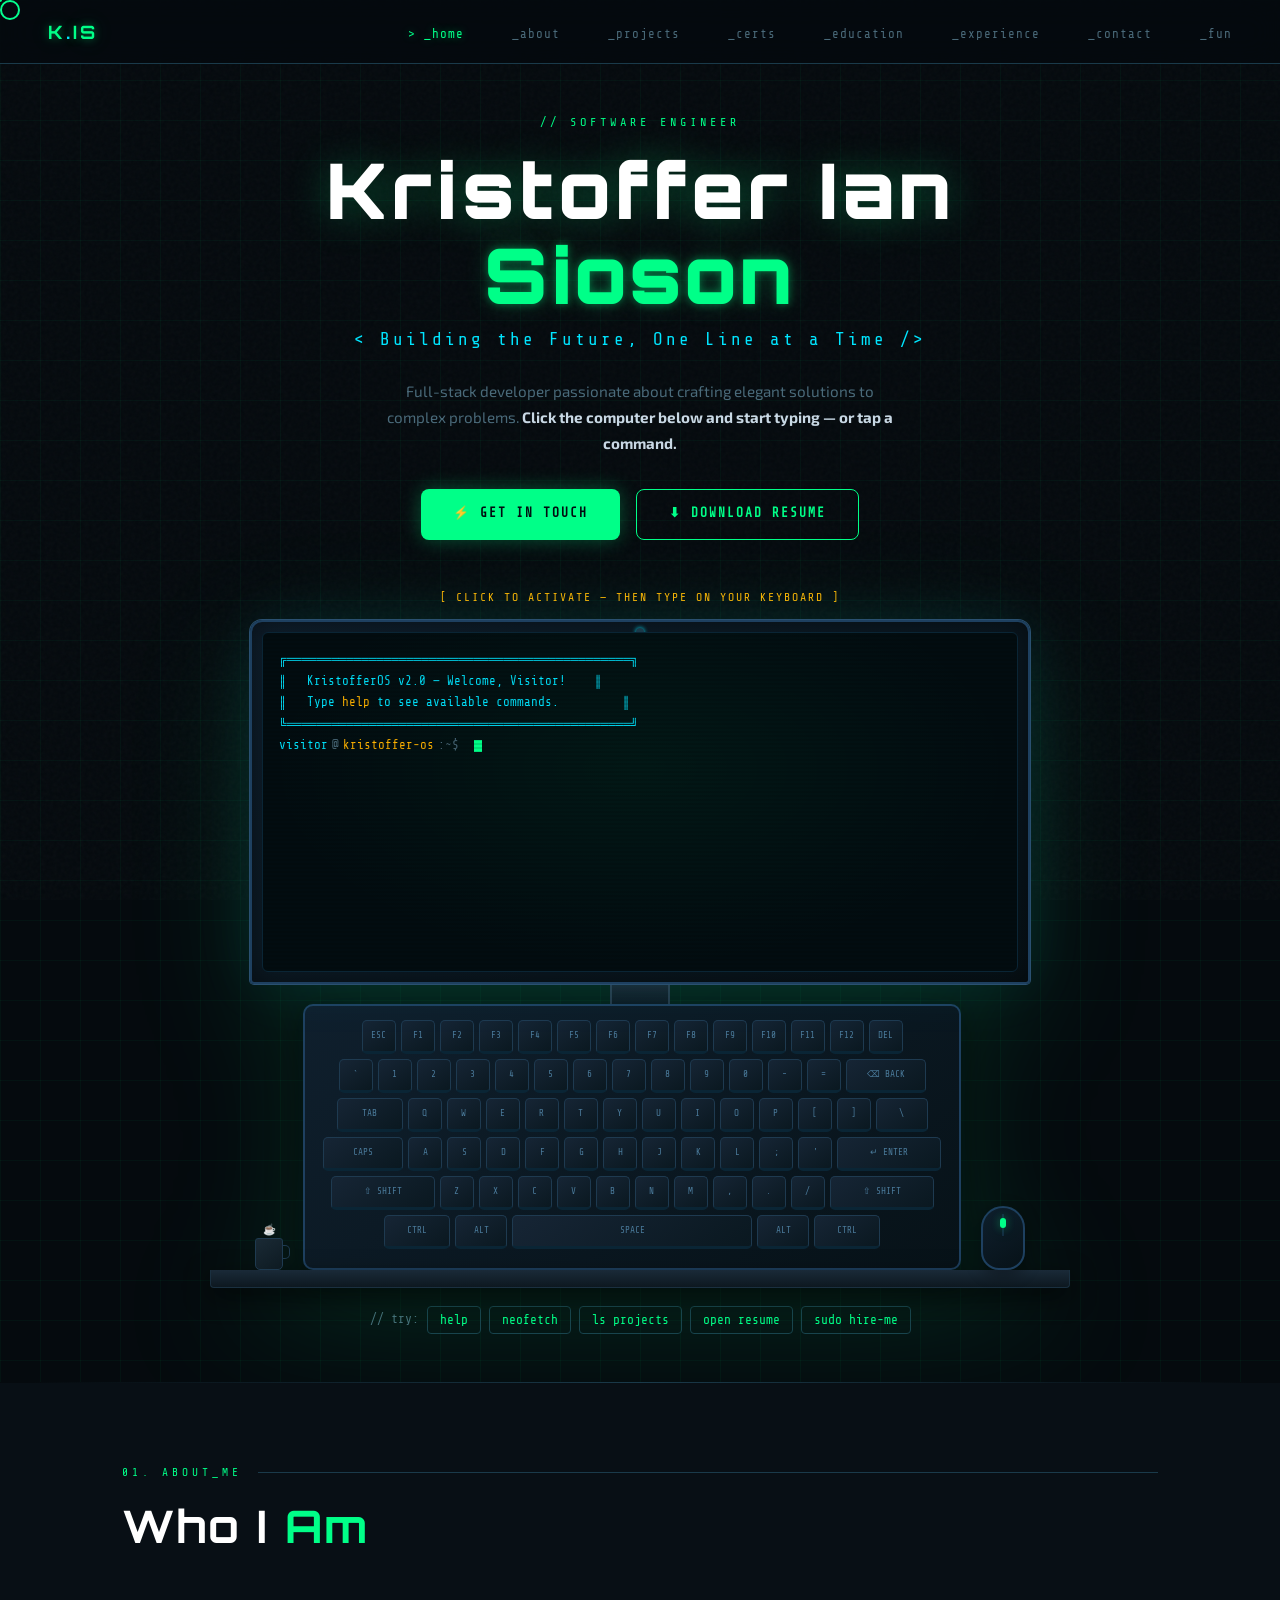
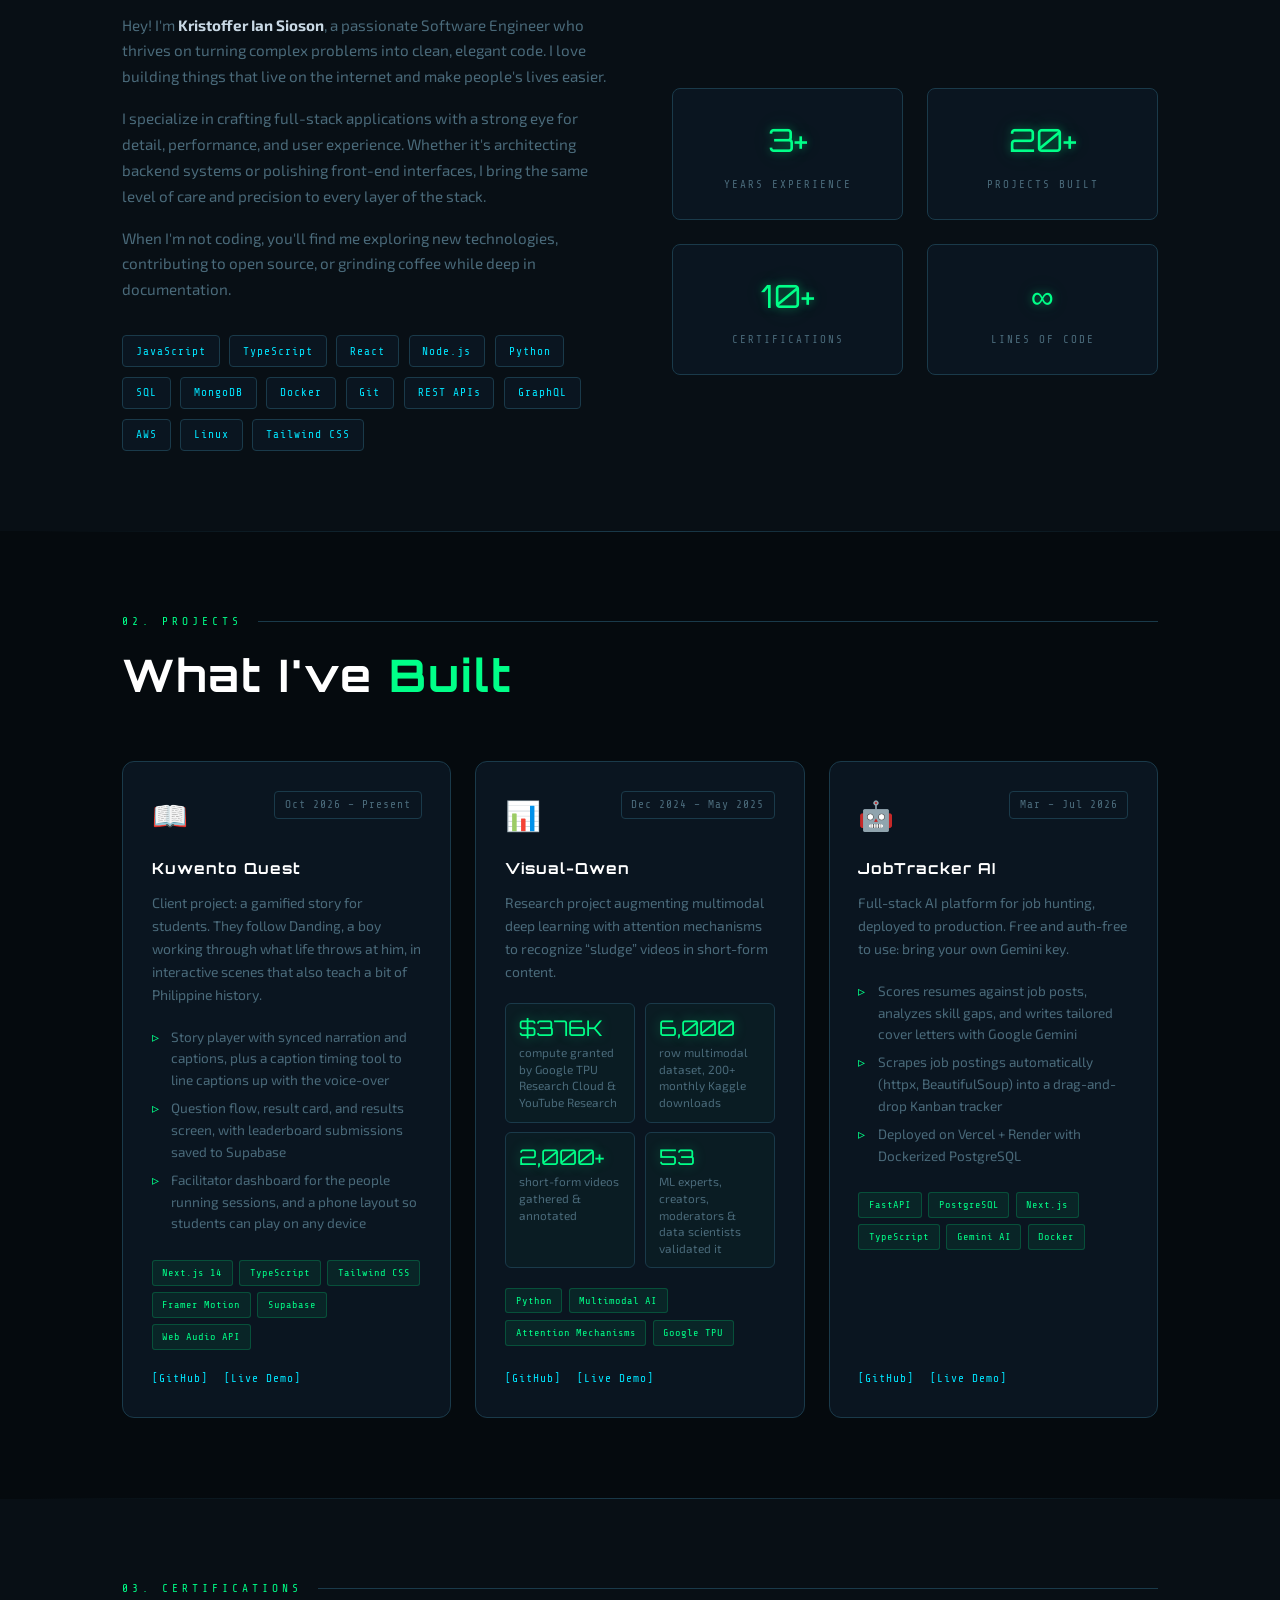
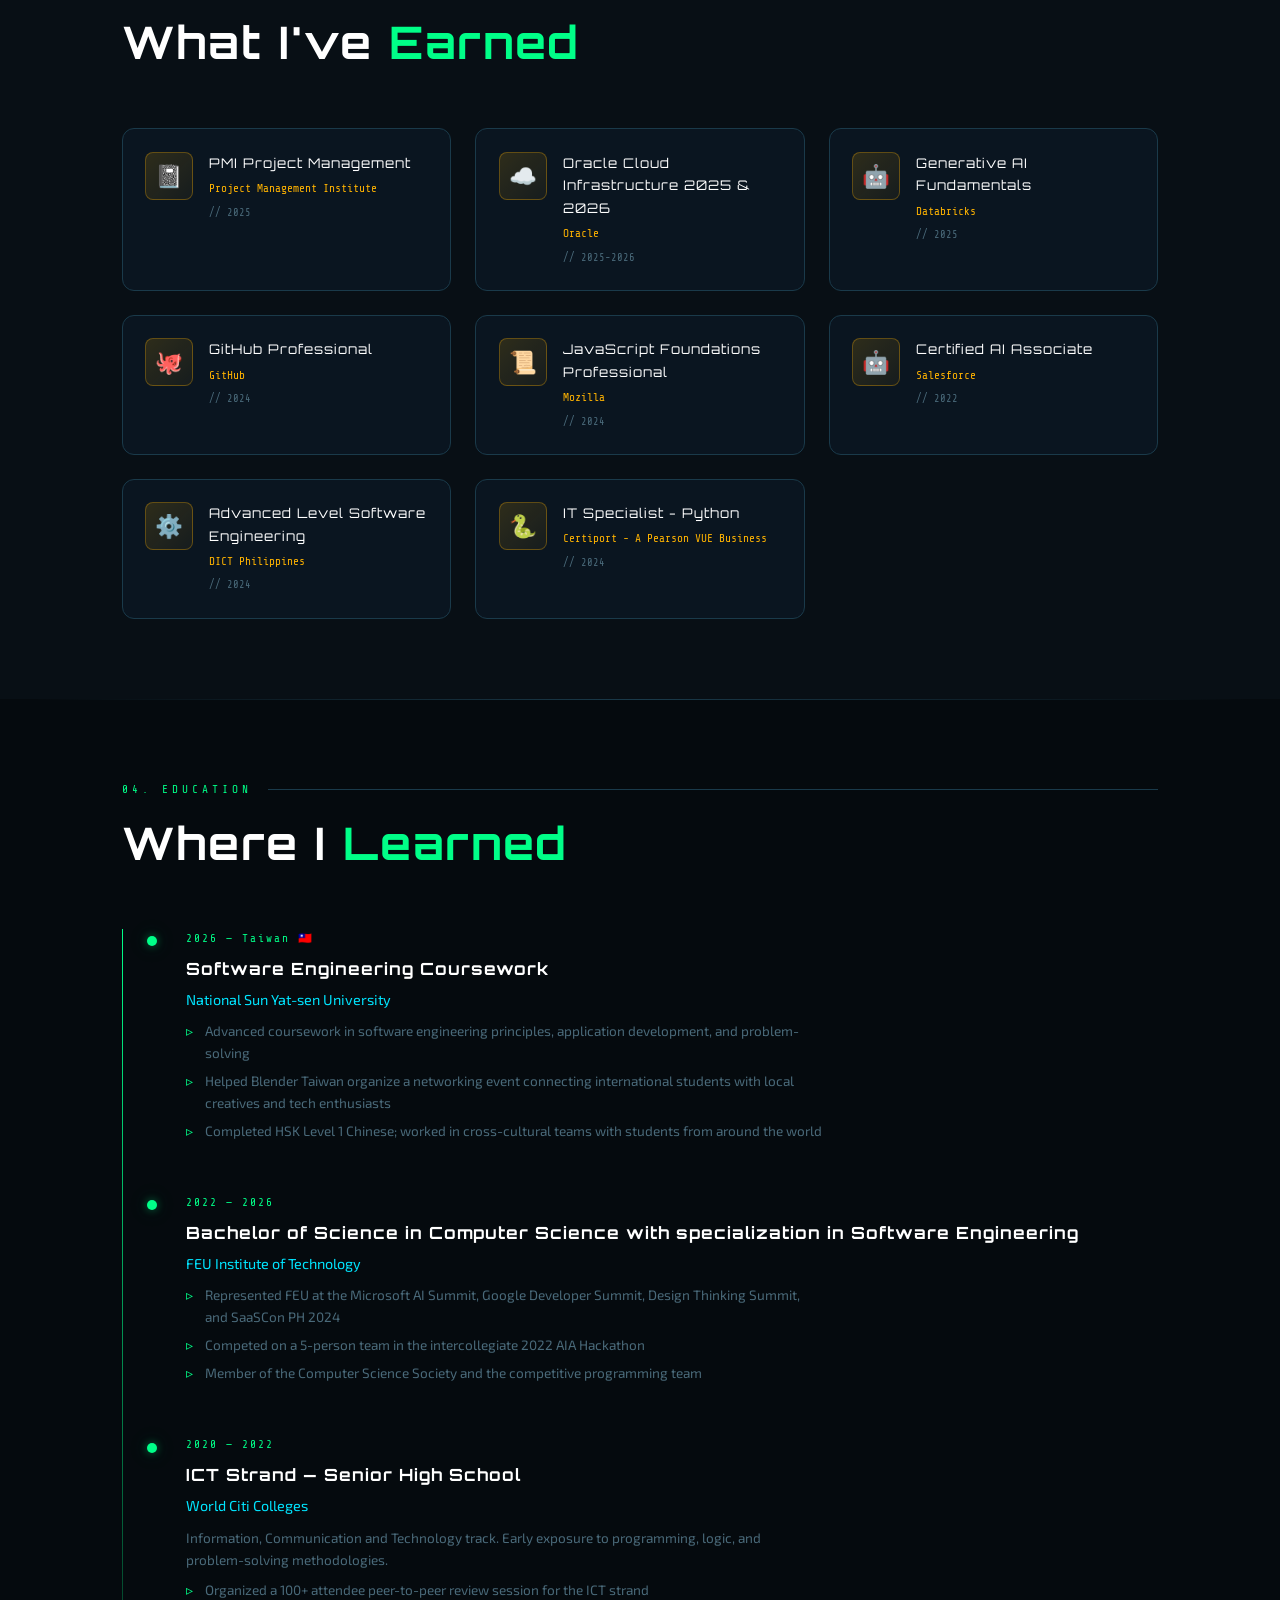
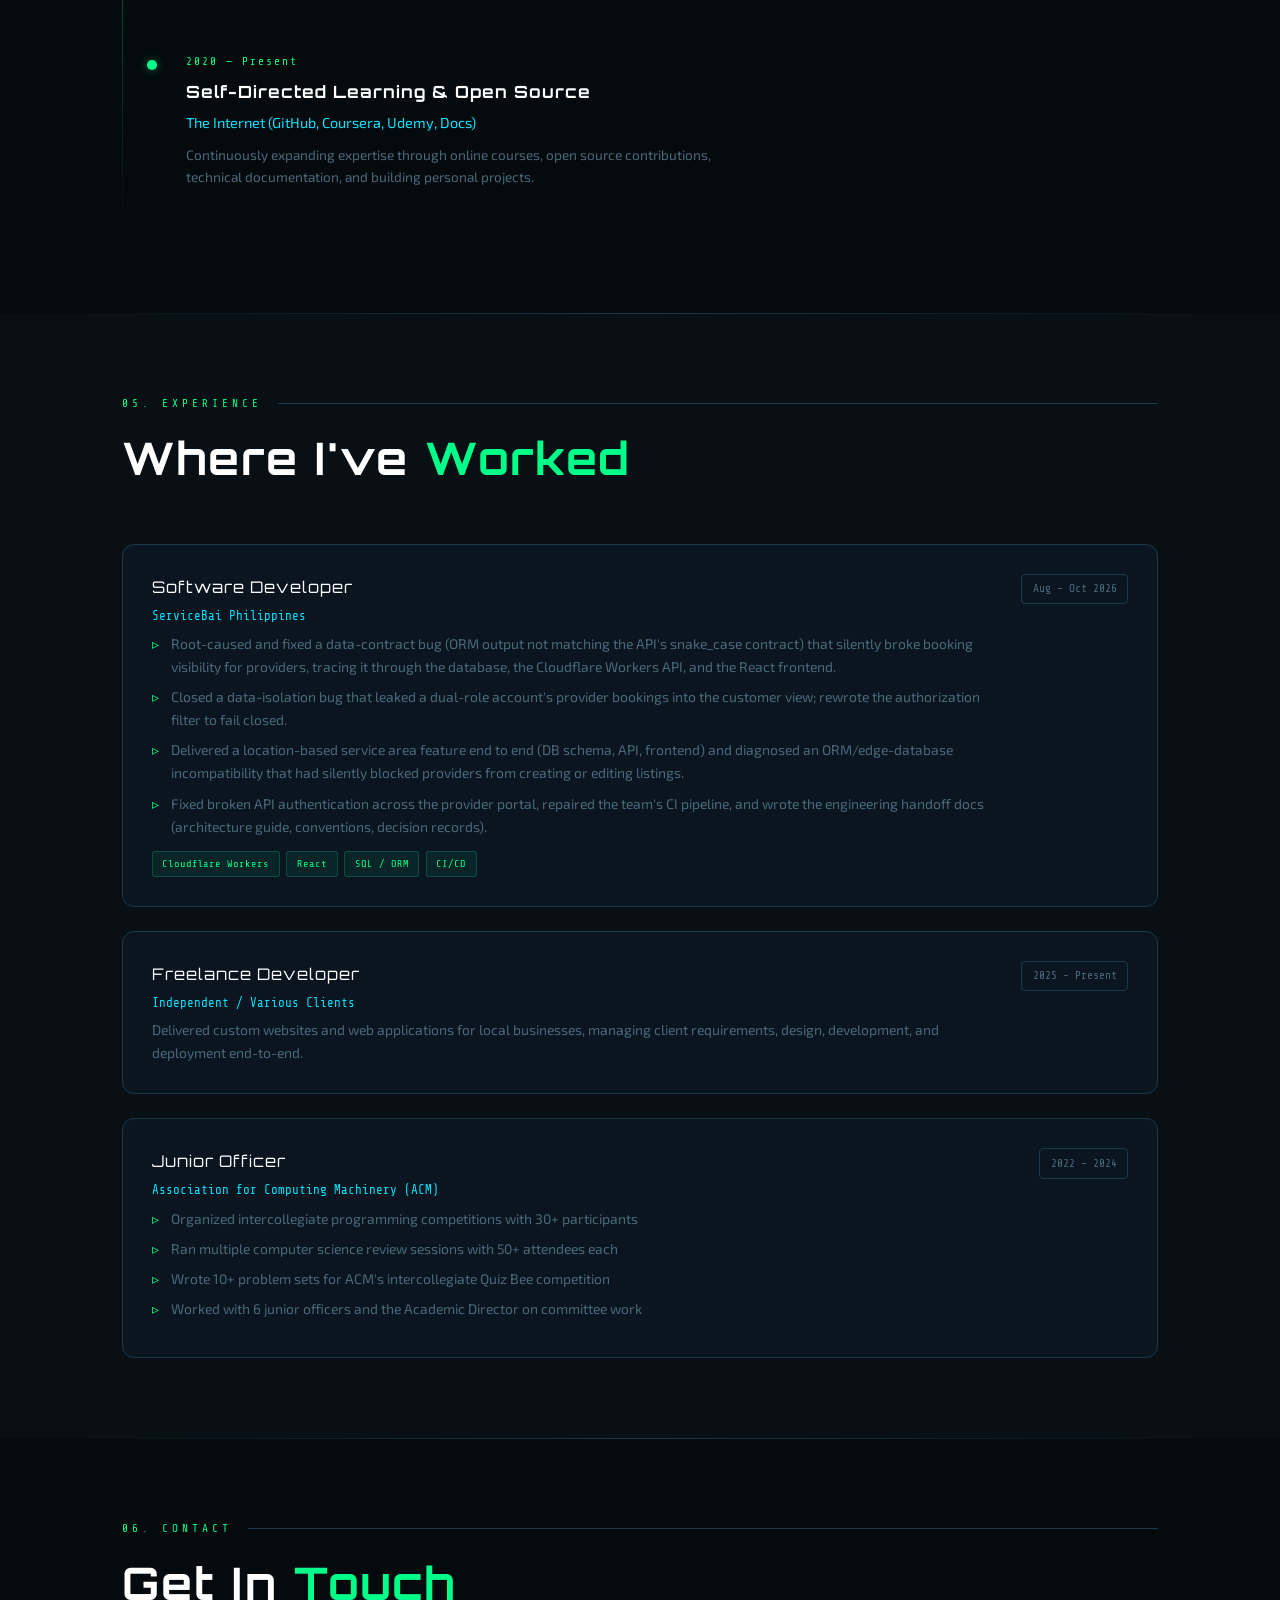
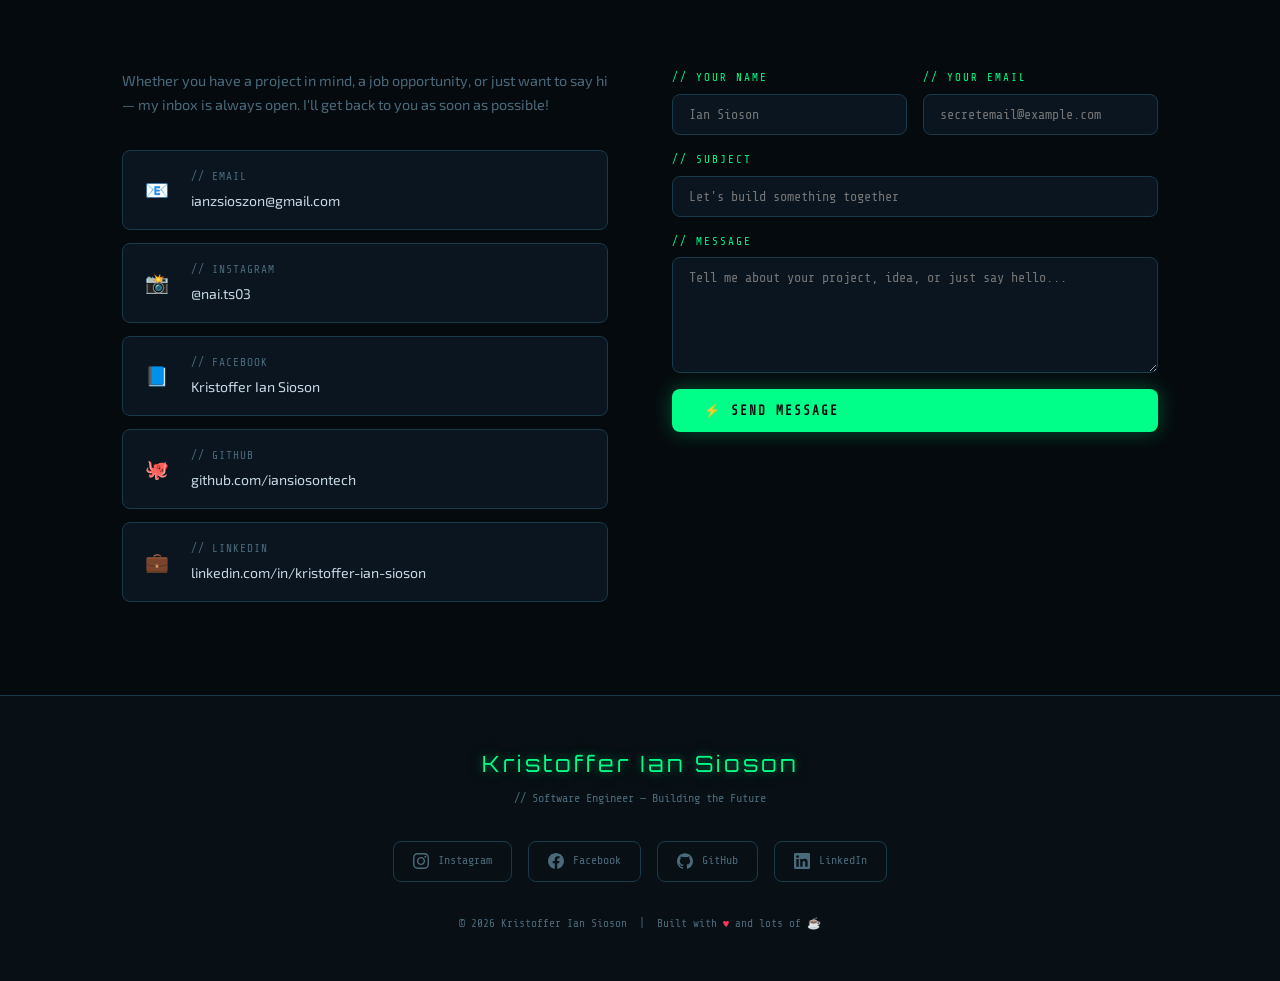
<file: index.html>
<!DOCTYPE html>
<html lang="en">
<head>
  <meta charset="UTF-8" />
  <meta name="viewport" content="width=device-width, initial-scale=1.0" />
  <title>Kristoffer Ian Sioson — Software Engineer</title>
  <meta name="description" content="Software engineer building full-stack and AI projects. Explore my work through an interactive terminal: projects, experience, and resume." />
  <link rel="canonical" href="https://kristofferian.vercel.app/" />

  <!-- Link previews (LinkedIn, Facebook, Messenger, Slack, X) -->
  <meta property="og:type" content="website" />
  <meta property="og:url" content="https://kristofferian.vercel.app/" />
  <meta property="og:title" content="Kristoffer Ian Sioson — Software Engineer" />
  <meta property="og:description" content="Software engineer building full-stack and AI projects. Explore my work through an interactive terminal: projects, experience, and resume." />
  <meta property="og:image" content="https://kristofferian.vercel.app/assets/og-image.png" />
  <meta property="og:image:width" content="1200" />
  <meta property="og:image:height" content="630" />
  <meta name="twitter:card" content="summary_large_image" />
  <meta name="twitter:title" content="Kristoffer Ian Sioson — Software Engineer" />
  <meta name="twitter:description" content="Software engineer building full-stack and AI projects. Explore my work through an interactive terminal: projects, experience, and resume." />
  <meta name="twitter:image" content="https://kristofferian.vercel.app/assets/og-image.png" />

  <!-- Google Fonts -->
  <link rel="preconnect" href="https://fonts.googleapis.com" />
  <link rel="preconnect" href="https://fonts.gstatic.com" crossorigin />
  <link href="https://fonts.googleapis.com/css2?family=Share+Tech+Mono&family=Orbitron:wght@400;700;900&family=Exo+2:wght@300;400;600&display=swap" rel="stylesheet" />

  <!-- Stylesheets -->
  <link rel="stylesheet" href="css/style.css" />
</head>
<body>

  <!-- ─── Custom Cursor ───────────────────────────────── -->
  <div id="cursor"></div>
  <div id="cursor-dot"></div>

  <!-- ═══════════════════════════════════════════════════
       NAVIGATION
  ════════════════════════════════════════════════════ -->
  <nav id="navbar">
    <div class="nav-logo">K<span>.</span>IS</div>
    <button class="nav-toggle" id="navToggle" aria-label="Toggle menu">
      <span></span><span></span><span></span>
    </button>
    <ul class="nav-links" id="navLinks">
      <li><a href="#hero">_home</a></li>
      <li><a href="#about">_about</a></li>
      <li><a href="#projects">_projects</a></li>
      <li><a href="#certifications">_certs</a></li>
      <li><a href="#education">_education</a></li>
      <li><a href="#experience">_experience</a></li>
      <li><a href="#contact">_contact</a></li>
      <li><a href="games.html">_fun</a></li>
    </ul>
  </nav>

  <!-- ═══════════════════════════════════════════════════
       HERO — Interactive Computer Setup
  ════════════════════════════════════════════════════ -->
  <section id="hero">
    <div class="hero-grid-bg"></div>

    <div class="hero-content">
      <div class="hero-tag">// Software Engineer</div>
      <h1 class="hero-name">Kristoffer Ian<br /><span class="highlight">Sioson</span></h1>
      <p class="hero-title">&lt; Building the Future, One Line at a Time /&gt;</p>
      <p class="hero-desc">
        Full-stack developer passionate about crafting elegant solutions to complex problems.
        <strong>Click the computer below and start typing — or tap a command.</strong>
      </p>
      <div class="hero-actions">
        <a href="#contact" class="btn btn-primary">⚡ Get In Touch</a>
        <a href="assets/Sioson_Resume.pdf" class="btn btn-outline" id="resumeBtn" download>⬇ Download Resume</a>
      </div>
    </div>

    <!-- ── Interactive Computer ──────────────────────── -->
    <div class="computer-wrapper" id="computerWrapper">
      <div class="click-hint">[ CLICK TO ACTIVATE — THEN TYPE ON YOUR KEYBOARD ]</div>

      <div class="desk">

        <!-- Monitor -->
        <div class="monitor-frame">
          <div class="monitor-screen">
            <div id="terminal"></div>
          </div>
        </div>
        <div class="monitor-stand-neck"></div>
        <div class="monitor-stand-base"></div>

        <!-- Accessories row -->
        <div class="desk-accessories">
          <div class="coffee-mug"></div>

          <!-- Keyboard -->
          <div class="keyboard" id="visualKeyboard">
            <div class="kb-row">
              <div class="key" data-key="Escape">ESC</div>
              <div class="key" data-key="F1">F1</div><div class="key" data-key="F2">F2</div>
              <div class="key" data-key="F3">F3</div><div class="key" data-key="F4">F4</div>
              <div class="key" data-key="F5">F5</div><div class="key" data-key="F6">F6</div>
              <div class="key" data-key="F7">F7</div><div class="key" data-key="F8">F8</div>
              <div class="key" data-key="F9">F9</div><div class="key" data-key="F10">F10</div>
              <div class="key" data-key="F11">F11</div><div class="key" data-key="F12">F12</div>
              <div class="key" data-key="Delete">DEL</div>
            </div>
            <div class="kb-row">
              <div class="key" data-key="`">`</div>
              <div class="key" data-key="1">1</div><div class="key" data-key="2">2</div>
              <div class="key" data-key="3">3</div><div class="key" data-key="4">4</div>
              <div class="key" data-key="5">5</div><div class="key" data-key="6">6</div>
              <div class="key" data-key="7">7</div><div class="key" data-key="8">8</div>
              <div class="key" data-key="9">9</div><div class="key" data-key="0">0</div>
              <div class="key" data-key="-">-</div><div class="key" data-key="=">=</div>
              <div class="key wide-22" data-key="Backspace">⌫ BACK</div>
            </div>
            <div class="kb-row">
              <div class="key wide-18" data-key="Tab">TAB</div>
              <div class="key" data-key="q">Q</div><div class="key" data-key="w">W</div>
              <div class="key" data-key="e">E</div><div class="key" data-key="r">R</div>
              <div class="key" data-key="t">T</div><div class="key" data-key="y">Y</div>
              <div class="key" data-key="u">U</div><div class="key" data-key="i">I</div>
              <div class="key" data-key="o">O</div><div class="key" data-key="p">P</div>
              <div class="key" data-key="[">[</div><div class="key" data-key="]">]</div>
              <div class="key wide-15" data-key="\">\</div>
            </div>
            <div class="kb-row">
              <div class="key wide-22" data-key="CapsLock">CAPS</div>
              <div class="key" data-key="a">A</div><div class="key" data-key="s">S</div>
              <div class="key" data-key="d">D</div><div class="key" data-key="f">F</div>
              <div class="key" data-key="g">G</div><div class="key" data-key="h">H</div>
              <div class="key" data-key="j">J</div><div class="key" data-key="k">K</div>
              <div class="key" data-key="l">L</div><div class="key" data-key=";">;</div>
              <div class="key" data-key="'">'</div>
              <div class="key wide-28" data-key="Enter">↵ ENTER</div>
            </div>
            <div class="kb-row">
              <div class="key wide-28" data-key="Shift">⇧ SHIFT</div>
              <div class="key" data-key="z">Z</div><div class="key" data-key="x">X</div>
              <div class="key" data-key="c">C</div><div class="key" data-key="v">V</div>
              <div class="key" data-key="b">B</div><div class="key" data-key="n">N</div>
              <div class="key" data-key="m">M</div><div class="key" data-key=",">,</div>
              <div class="key" data-key=".">.</div><div class="key" data-key="/">/</div>
              <div class="key wide-28" data-key="Shift">⇧ SHIFT</div>
            </div>
            <div class="kb-row">
              <div class="key wide-18" data-key="Control">CTRL</div>
              <div class="key wide-15" data-key="Alt">ALT</div>
              <div class="key key-space" data-key=" ">SPACE</div>
              <div class="key wide-15" data-key="Alt">ALT</div>
              <div class="key wide-18" data-key="Control">CTRL</div>
            </div>
          </div>

          <!-- Mouse -->
          <div class="mouse"></div>
        </div><!-- /desk-accessories -->

        <div class="desk-surface"></div>
      </div><!-- /desk -->

      <!-- Quick commands (for visitors who'd rather click, and for phones) -->
      <div class="term-chips" aria-label="Quick terminal commands">
        <span class="term-chips-label">// try:</span>
        <button type="button" class="term-chip" data-cmd="help">help</button>
        <button type="button" class="term-chip" data-cmd="neofetch">neofetch</button>
        <button type="button" class="term-chip" data-cmd="ls projects">ls projects</button>
        <button type="button" class="term-chip" data-cmd="open resume">open resume</button>
        <button type="button" class="term-chip" data-cmd="sudo hire-me">sudo hire-me</button>
      </div>
    </div><!-- /computer-wrapper -->
  </section>

  <div class="divider"></div>

  <!-- ═══════════════════════════════════════════════════
       ABOUT
  ════════════════════════════════════════════════════ -->
  <section id="about">
    <div class="section-inner">
      <div class="section-label reveal">01. about_me</div>
      <h2 class="section-title reveal">Who I <span>Am</span></h2>

      <div class="about-grid">
        <div class="about-text reveal">
          <p>Hey! I'm <strong>Kristoffer Ian Sioson</strong>, a passionate Software Engineer who thrives on turning complex problems into clean, elegant code. I love building things that live on the internet and make people's lives easier.</p>
          <p>I specialize in crafting full-stack applications with a strong eye for detail, performance, and user experience. Whether it's architecting backend systems or polishing front-end interfaces, I bring the same level of care and precision to every layer of the stack.</p>
          <p>When I'm not coding, you'll find me exploring new technologies, contributing to open source, or grinding coffee while deep in documentation.</p>

          <div class="skills-list">
            <span class="skill-tag">JavaScript</span>
            <span class="skill-tag">TypeScript</span>
            <span class="skill-tag">React</span>
            <span class="skill-tag">Node.js</span>
            <span class="skill-tag">Python</span>
            <span class="skill-tag">SQL</span>
            <span class="skill-tag">MongoDB</span>
            <span class="skill-tag">Docker</span>
            <span class="skill-tag">Git</span>
            <span class="skill-tag">REST APIs</span>
            <span class="skill-tag">GraphQL</span>
            <span class="skill-tag">AWS</span>
            <span class="skill-tag">Linux</span>
            <span class="skill-tag">Tailwind CSS</span>
          </div>
        </div>

        <div class="about-stats reveal reveal-delay-2">
          <div class="stat-card"><span class="stat-num">3+</span><span class="stat-label">Years Experience</span></div>
          <div class="stat-card"><span class="stat-num">20+</span><span class="stat-label">Projects Built</span></div>
          <div class="stat-card"><span class="stat-num">10+</span><span class="stat-label">Certifications</span></div>
          <div class="stat-card"><span class="stat-num">∞</span><span class="stat-label">Lines of Code</span></div>
        </div>
      </div>
    </div>
  </section>

  <div class="divider"></div>

  <!-- ═══════════════════════════════════════════════════
       PROJECTS
  ════════════════════════════════════════════════════ -->
  <section id="projects">
    <div class="section-inner">
      <div class="section-label reveal">02. projects</div>
      <h2 class="section-title reveal">What I've <span>Built</span></h2>

      <div class="projects-grid">

        <!-- Hidden until it has a real repo / demo link:
        <article class="project-card reveal">
          <div class="project-icon">🛒</div>
          <h3 class="project-title">E-Commerce Platform</h3>
          <p class="project-desc">A full-stack online store with real-time inventory management, secure payment processing, and an intuitive admin dashboard.</p>
          <div class="project-tags">
            <span class="project-tag">React</span><span class="project-tag">Node.js</span>
            <span class="project-tag">MongoDB</span><span class="project-tag">Stripe</span>
          </div>
          <div class="project-links">
            <a class="project-link" href="javascript:void(0)" target="_blank">[GitHub]</a>
            <a class="project-link" href="javascript:void(0)" target="_blank">[Live Demo]</a>
          </div>
        </article> -->

        <article class="project-card reveal">
          <div class="project-head">
            <div class="project-icon">📖</div>
            <span class="project-date">Oct 2026 – Present</span>
          </div>
          <h3 class="project-title">Kuwento Quest</h3>
          <p class="project-desc">Client project: a gamified story for students. They follow Danding, a boy working through what life throws at him, in interactive scenes that also teach a bit of Philippine history.</p>
          <ul class="project-points">
            <li>Story player with synced narration and captions, plus a caption timing tool to line captions up with the voice-over</li>
            <li>Question flow, result card, and results screen, with leaderboard submissions saved to Supabase</li>
            <li>Facilitator dashboard for the people running sessions, and a phone layout so students can play on any device</li>
          </ul>
          <div class="project-tags">
            <span class="project-tag">Next.js 14</span><span class="project-tag">TypeScript</span>
            <span class="project-tag">Tailwind CSS</span><span class="project-tag">Framer Motion</span>
            <span class="project-tag">Supabase</span><span class="project-tag">Web Audio API</span>
          </div>
          <div class="project-links">
            <a class="project-link" href="https://github.com/iansiosontech/kultura" target="_blank" rel="noopener">[GitHub]</a>
            <a class="project-link" href="https://kuwentoquest.vercel.app/" target="_blank" rel="noopener">[Live Demo]</a>
          </div>
        </article>
        <article class="project-card reveal reveal-delay-1">
          <div class="project-head">
            <div class="project-icon">📊</div>
            <span class="project-date">Dec 2024 – May 2025</span>
          </div>
          <h3 class="project-title">Visual-Qwen</h3>
          <p class="project-desc">Research project augmenting multimodal deep learning with attention mechanisms to recognize “sludge” videos in short-form content.</p>
          <div class="project-stats">
            <div class="project-stat"><span class="project-stat-num">$376K</span><span class="project-stat-label">compute granted by Google TPU Research Cloud &amp; YouTube Research</span></div>
            <div class="project-stat"><span class="project-stat-num">6,000</span><span class="project-stat-label">row multimodal dataset, 200+ monthly Kaggle downloads</span></div>
            <div class="project-stat"><span class="project-stat-num">2,000+</span><span class="project-stat-label">short-form videos gathered &amp; annotated</span></div>
            <div class="project-stat"><span class="project-stat-num">53</span><span class="project-stat-label">ML experts, creators, moderators &amp; data scientists validated it</span></div>
          </div>
          <div class="project-tags">
            <span class="project-tag">Python</span><span class="project-tag">Multimodal AI</span>
            <span class="project-tag">Attention Mechanisms</span><span class="project-tag">Google TPU</span>
          </div>
          <div class="project-links">
            <a class="project-link" href="https://github.com/alpharomercoma/vqwen-qformer" target="_blank" rel="noopener">[GitHub]</a>
            <a class="project-link" href="https://micromarc.vercel.app/#home" target="_blank" rel="noopener">[Live Demo]</a>
          </div>
        </article>

        <article class="project-card reveal reveal-delay-2">
          <div class="project-head">
            <div class="project-icon">🤖</div>
            <span class="project-date">Mar – Jul 2026</span>
          </div>
          <h3 class="project-title">JobTracker AI</h3>
          <p class="project-desc">Full-stack AI platform for job hunting, deployed to production. Free and auth-free to use: bring your own Gemini key.</p>
          <ul class="project-points">
            <li>Scores resumes against job posts, analyzes skill gaps, and writes tailored cover letters with Google Gemini</li>
            <li>Scrapes job postings automatically (httpx, BeautifulSoup) into a drag-and-drop Kanban tracker</li>
            <li>Deployed on Vercel + Render with Dockerized PostgreSQL</li>
          </ul>
          <div class="project-tags">
            <span class="project-tag">FastAPI</span><span class="project-tag">PostgreSQL</span>
            <span class="project-tag">Next.js</span><span class="project-tag">TypeScript</span>
            <span class="project-tag">Gemini AI</span><span class="project-tag">Docker</span>
          </div>
          <div class="project-links">
            <a class="project-link" href="https://github.com/iansiosontech/Job-Application-Tracker" target="_blank" rel="noopener">[GitHub]</a>
            <a class="project-link" href="https://kits-jobtracker.vercel.app" target="_blank" rel="noopener">[Live Demo]</a>
          </div>
        </article>

        <!--<article class="project-card reveal">
          <div class="project-icon">📱</div>
          <h3 class="project-title">Task Management App</h3>
          <p class="project-desc">Collaborative project management tool with drag-and-drop kanban boards, team workspaces, and deadline tracking.</p>
          <div class="project-tags">
            <span class="project-tag">React Native</span><span class="project-tag">GraphQL</span>
            <span class="project-tag">Apollo</span><span class="project-tag">Firebase</span>
          </div>
          <div class="project-links">
            <a class="project-link" href="javascript:void(0)" target="_blank">[GitHub]</a>
            <a class="project-link" href="javascript:void(0)" target="_blank">[Live Demo]</a>
          </div>
        </article>

        <article class="project-card reveal reveal-delay-1">
          <div class="project-icon">🔐</div>
          <h3 class="project-title">Auth Microservice</h3>
          <p class="project-desc">Secure, scalable authentication service with OAuth2, JWT refresh tokens, RBAC, and audit logging built for microservices.</p>
          <div class="project-tags">
            <span class="project-tag">Node.js</span><span class="project-tag">JWT</span>
            <span class="project-tag">OAuth2</span><span class="project-tag">Docker</span>
          </div>
          <div class="project-links">
            <a class="project-link" href="javascript:void(0)" target="_blank">[GitHub]</a>
            <a class="project-link" href="javascript:void(0)" target="_blank">[Live Demo]</a>
          </div>
        </article>

        <article class="project-card reveal reveal-delay-2">
          <div class="project-icon">🌐</div>
          <h3 class="project-title">Portfolio CMS</h3>
          <p class="project-desc">Headless CMS with live preview, markdown support, image optimization, and a drag-and-drop page builder.</p>
          <div class="project-tags">
            <span class="project-tag">Next.js</span><span class="project-tag">Sanity</span>
            <span class="project-tag">Tailwind</span><span class="project-tag">Vercel</span>
          </div>
          <div class="project-links">
            <a class="project-link" href="javascript:void(0)" target="_blank">[GitHub]</a>
            <a class="project-link" href="javascript:void(0)" target="_blank">[Live Demo]</a>
          </div>
        </article> -->

      </div>
    </div>
  </section>

  <div class="divider"></div>

  <!-- ═══════════════════════════════════════════════════
       CERTIFICATIONS
  ════════════════════════════════════════════════════ -->
  <section id="certifications">
    <div class="section-inner">
      <div class="section-label reveal">03. certifications</div>
      <h2 class="section-title reveal">What I've <span>Earned</span></h2>

      <div class="certs-grid">
        <div class="cert-card reveal">
          <div class="cert-badge">📓</div>
          <div class="cert-info">
            <div class="cert-name">PMI Project Management</div>
            <div class="cert-issuer">Project Management Institute</div>
            <div class="cert-year">// 2025</div>
          </div>
        </div>
        <div class="cert-card reveal reveal-delay-1">
          <div class="cert-badge">☁️</div>
          <div class="cert-info">
            <div class="cert-name">Oracle Cloud Infrastructure 2025 & 2026</div>
            <div class="cert-issuer">Oracle</div>
            <div class="cert-year">// 2025-2026</div>
          </div>
        </div>
        <div class="cert-card reveal reveal-delay-2">
          <div class="cert-badge">🤖</div>
          <div class="cert-info">
            <div class="cert-name">Generative AI Fundamentals</div>
            <div class="cert-issuer">Databricks</div>
            <div class="cert-year">// 2025</div>
          </div>
        </div>
        <div class="cert-card reveal">
          <div class="cert-badge">🐙</div>
          <div class="cert-info">
            <div class="cert-name">GitHub Professional</div>
            <div class="cert-issuer">GitHub</div>
            <div class="cert-year">// 2024</div>
          </div>
        </div>
        <div class="cert-card reveal reveal-delay-1">
          <div class="cert-badge">📜</div>
          <div class="cert-info">
            <div class="cert-name">JavaScript Foundations Professional</div>
            <div class="cert-issuer">Mozilla</div>
            <div class="cert-year">// 2024</div>
          </div>
        </div>
        <div class="cert-card reveal reveal-delay-2">
          <div class="cert-badge">🤖</div>
          <div class="cert-info">
            <div class="cert-name">Certified AI Associate</div>
            <div class="cert-issuer">Salesforce</div>
            <div class="cert-year">// 2022</div>
          </div>
        </div>
        <div class="cert-card reveal reveal-delay-1">
          <div class="cert-badge">⚙️</div>
          <div class="cert-info">
            <div class="cert-name">Advanced Level Software Engineering</div>
            <div class="cert-issuer">DICT Philippines</div>
            <div class="cert-year">// 2024</div>
          </div>
        </div>
        <div class="cert-card reveal reveal-delay-2">
          <div class="cert-badge">🐍</div>
          <div class="cert-info">
            <div class="cert-name">IT Specialist - Python</div>
            <div class="cert-issuer">Certiport - A Pearson VUE Business</div>
            <div class="cert-year">// 2024</div>
          </div>
        </div>
      </div>
    </div>
  </section>

  <div class="divider"></div>

  <!-- ═══════════════════════════════════════════════════
       EDUCATION
  ════════════════════════════════════════════════════ -->
  <section id="education">
    <div class="section-inner">
      <div class="section-label reveal">04. education</div>
      <h2 class="section-title reveal">Where I <span>Learned</span></h2>

      <div class="edu-timeline">
        <div class="edu-item reveal">
          <div class="edu-year">2026 — Taiwan 🇹🇼</div>
          <h3 class="edu-degree">Software Engineering Coursework</h3>
          <div class="edu-school">National Sun Yat-sen University</div>
          <ul class="edu-points">
            <li>Advanced coursework in software engineering principles, application development, and problem-solving</li>
            <li>Helped Blender Taiwan organize a networking event connecting international students with local creatives and tech enthusiasts</li>
            <li>Completed HSK Level 1 Chinese; worked in cross-cultural teams with students from around the world</li>
          </ul>
        </div>
        <div class="edu-item reveal reveal-delay-1">
          <div class="edu-year">2022 — 2026</div>
          <h3 class="edu-degree">Bachelor of Science in Computer Science with specialization in Software Engineering</h3>
          <div class="edu-school">FEU Institute of Technology</div>
          <ul class="edu-points">
            <li>Represented FEU at the Microsoft AI Summit, Google Developer Summit, Design Thinking Summit, and SaaSCon PH 2024</li>
            <li>Competed on a 5-person team in the intercollegiate 2022 AIA Hackathon</li>
            <li>Member of the Computer Science Society and the competitive programming team</li>
          </ul>
        </div>
        <div class="edu-item reveal reveal-delay-2">
          <div class="edu-year">2020 — 2022</div>
          <h3 class="edu-degree">ICT Strand — Senior High School</h3>
          <div class="edu-school">World Citi Colleges</div>
          <p class="edu-desc">Information, Communication and Technology track. Early exposure to programming, logic, and problem-solving methodologies.</p>
          <ul class="edu-points">
            <li>Organized a 100+ attendee peer-to-peer review session for the ICT strand</li>
          </ul>
        </div>
        <div class="edu-item reveal reveal-delay-2">
          <div class="edu-year">2020 — Present</div>
          <h3 class="edu-degree">Self-Directed Learning &amp; Open Source</h3>
          <div class="edu-school">The Internet (GitHub, Coursera, Udemy, Docs)</div>
          <p class="edu-desc">Continuously expanding expertise through online courses, open source contributions, technical documentation, and building personal projects.</p>
        </div>
      </div>
    </div>
  </section>

  <div class="divider"></div>

  <!-- ═══════════════════════════════════════════════════
       EXPERIENCE
  ════════════════════════════════════════════════════ -->
  <section id="experience">
    <div class="section-inner">
      <div class="section-label reveal">05. experience</div>
      <h2 class="section-title reveal">Where I've <span>Worked</span></h2>

      <div class="exp-grid">
        <div class="exp-card reveal">
          <div class="exp-body">
            <div class="exp-role">Software Developer</div>
            <div class="exp-company">ServiceBai Philippines</div>
            <ul class="exp-points">
              <li>Root-caused and fixed a data-contract bug (ORM output not matching the API's snake_case contract) that silently broke booking visibility for providers, tracing it through the database, the Cloudflare Workers API, and the React frontend.</li>
              <li>Closed a data-isolation bug that leaked a dual-role account's provider bookings into the customer view; rewrote the authorization filter to fail closed.</li>
              <li>Delivered a location-based service area feature end to end (DB schema, API, frontend) and diagnosed an ORM/edge-database incompatibility that had silently blocked providers from creating or editing listings.</li>
              <li>Fixed broken API authentication across the provider portal, repaired the team's CI pipeline, and wrote the engineering handoff docs (architecture guide, conventions, decision records).</li>
            </ul>
            <div class="project-tags exp-tags">
              <span class="project-tag">Cloudflare Workers</span><span class="project-tag">React</span>
              <span class="project-tag">SQL / ORM</span><span class="project-tag">CI/CD</span>
            </div>
          </div>
          <div class="exp-period">Aug – Oct 2026</div>
        </div>
        <div class="exp-card reveal reveal-delay-1">
          <div class="exp-body">
            <div class="exp-role">Freelance Developer</div>
            <div class="exp-company">Independent / Various Clients</div>
            <p class="exp-desc">Delivered custom websites and web applications for local businesses, managing client requirements, design, development, and deployment end-to-end.</p>
          </div>
          <div class="exp-period">2025 - Present</div>
        </div>
        <div class="exp-card reveal reveal-delay-2">
          <div class="exp-body">
            <div class="exp-role">Junior Officer</div>
            <div class="exp-company">Association for Computing Machinery (ACM)</div>
            <ul class="exp-points">
              <li>Organized intercollegiate programming competitions with 30+ participants</li>
              <li>Ran multiple computer science review sessions with 50+ attendees each</li>
              <li>Wrote 10+ problem sets for ACM's intercollegiate Quiz Bee competition</li>
              <li>Worked with 6 junior officers and the Academic Director on committee work</li>
            </ul>
          </div>
          <div class="exp-period">2022 – 2024</div>
        </div>
      </div>
    </div>
  </section>

  <div class="divider"></div>

  <!-- ═══════════════════════════════════════════════════
       CONTACT
  ════════════════════════════════════════════════════ -->
  <section id="contact">
    <div class="section-inner">
      <div class="section-label reveal">06. contact</div>
      <h2 class="section-title reveal">Get In <span>Touch</span></h2>

      <div class="contact-grid">
        <!-- Left: info -->
        <div class="contact-info reveal">
          <p>Whether you have a project in mind, a job opportunity, or just want to say hi — my inbox is always open. I'll get back to you as soon as possible!</p>

          <a class="contact-detail" href="mailto:ianzsioszon@gmail.com">
            <div class="contact-icon">📧</div>
            <div>
              <span class="contact-label">// EMAIL</span>
              <span class="contact-val">ianzsioszon@gmail.com</span>
            </div>
          </a>
          <a class="contact-detail" href="https://instagram.com/nai.ts03" target="_blank" rel="noopener">
            <div class="contact-icon">📸</div>
            <div>
              <span class="contact-label">// INSTAGRAM</span>
              <span class="contact-val">@nai.ts03</span>
            </div>
          </a>
          <a class="contact-detail" href="https://facebook.com/non.trid.1" target="_blank" rel="noopener">
            <div class="contact-icon">📘</div>
            <div>
              <span class="contact-label">// FACEBOOK</span>
              <span class="contact-val">Kristoffer Ian Sioson</span>
            </div>
          </a>
          <a class="contact-detail" href="https://github.com/iansiosontech" target="_blank" rel="noopener">
            <div class="contact-icon">🐙</div>
            <div>
              <span class="contact-label">// GITHUB</span>
              <span class="contact-val">github.com/iansiosontech</span>
            </div>
          </a>
          <a class="contact-detail" href="https://linkedin.com/in/kristoffer-ian-sioson" target="_blank" rel="noopener">
            <div class="contact-icon">💼</div>
            <div>
              <span class="contact-label">// LINKEDIN</span>
              <span class="contact-val">linkedin.com/in/kristoffer-ian-sioson</span>
            </div>
          </a>
        </div>

        <!-- Right: form -->
        <div class="reveal reveal-delay-2">
          <form class="contact-form" id="contactForm" novalidate>
            <div class="form-row">
              <div class="form-group">
                <label for="senderName">// YOUR NAME</label>
                <input type="text" id="senderName" placeholder="Ian Sioson" required />
              </div>
              <div class="form-group">
                <label for="senderEmail">// YOUR EMAIL</label>
                <input type="email" id="senderEmail" placeholder="secretemail@example.com" required />
              </div>
            </div>
            <div class="form-group">
              <label for="subject">// SUBJECT</label>
              <input type="text" id="subject" placeholder="Let's build something together" required />
            </div>
            <div class="form-group">
              <label for="message">// MESSAGE</label>
              <textarea id="message" rows="6" placeholder="Tell me about your project, idea, or just say hello..." required></textarea>
            </div>
            <button type="submit" class="btn btn-primary" id="sendBtn">⚡ Send Message</button>
            <div class="form-status" id="formStatus" role="alert"></div>
          </form>
        </div>
      </div>
    </div>
  </section>

  <!-- ═══════════════════════════════════════════════════
       FOOTER
  ════════════════════════════════════════════════════ -->
  <footer>
    <div class="footer-name">Kristoffer Ian Sioson</div>
    <p class="footer-tagline">// Software Engineer — Building the Future</p>

    <div class="social-links">
      <a class="social-link" href="https://instagram.com/nai.ts03" target="_blank" rel="noopener" aria-label="Instagram">
        <svg viewBox="0 0 24 24" aria-hidden="true"><path d="M12 2.163c3.204 0 3.584.012 4.85.07 3.252.148 4.771 1.691 4.919 4.919.058 1.265.069 1.645.069 4.849 0 3.205-.012 3.584-.069 4.849-.149 3.225-1.664 4.771-4.919 4.919-1.266.058-1.644.07-4.85.07-3.204 0-3.584-.012-4.849-.07-3.26-.149-4.771-1.699-4.919-4.92-.058-1.265-.07-1.644-.07-4.849 0-3.204.013-3.583.07-4.849.149-3.227 1.664-4.771 4.919-4.919 1.266-.057 1.645-.069 4.849-.069zm0-2.163c-3.259 0-3.667.014-4.947.072-4.358.2-6.78 2.618-6.98 6.98-.059 1.281-.073 1.689-.073 4.948 0 3.259.014 3.668.072 4.948.2 4.358 2.618 6.78 6.98 6.98 1.281.058 1.689.072 4.948.072 3.259 0 3.668-.014 4.948-.072 4.354-.2 6.782-2.618 6.979-6.98.059-1.28.073-1.689.073-4.948 0-3.259-.014-3.667-.072-4.947-.196-4.354-2.617-6.78-6.979-6.98-1.281-.059-1.69-.073-4.949-.073zm0 5.838c-3.403 0-6.162 2.759-6.162 6.162s2.759 6.163 6.162 6.163 6.162-2.759 6.162-6.163c0-3.403-2.759-6.162-6.162-6.162zm0 10.162c-2.209 0-4-1.79-4-4 0-2.209 1.791-4 4-4s4 1.791 4 4c0 2.21-1.791 4-4 4zm6.406-11.845c-.796 0-1.441.645-1.441 1.44s.645 1.44 1.441 1.44c.795 0 1.439-.645 1.439-1.44s-.644-1.44-1.439-1.44z"/></svg>
        Instagram
      </a>
      <a class="social-link" href="https://facebook.com/non.trid.1" target="_blank" rel="noopener" aria-label="Facebook">
        <svg viewBox="0 0 24 24" aria-hidden="true"><path d="M24 12.073c0-6.627-5.373-12-12-12s-12 5.373-12 12c0 5.99 4.388 10.954 10.125 11.854v-8.385H7.078v-3.47h3.047V9.43c0-3.007 1.792-4.669 4.533-4.669 1.312 0 2.686.235 2.686.235v2.953H15.83c-1.491 0-1.956.925-1.956 1.874v2.25h3.328l-.532 3.47h-2.796v8.385C19.612 23.027 24 18.062 24 12.073z"/></svg>
        Facebook
      </a>
      <a class="social-link" href="https://github.com/iansiosontech" target="_blank" rel="noopener" aria-label="GitHub">
        <svg viewBox="0 0 24 24" aria-hidden="true"><path d="M12 .297c-6.63 0-12 5.373-12 12 0 5.303 3.438 9.8 8.205 11.385.6.113.82-.258.82-.577 0-.285-.01-1.04-.015-2.04-3.338.724-4.042-1.61-4.042-1.61C4.422 18.07 3.633 17.7 3.633 17.7c-1.087-.744.084-.729.084-.729 1.205.084 1.838 1.236 1.838 1.236 1.07 1.835 2.809 1.305 3.495.998.108-.776.417-1.305.76-1.605-2.665-.3-5.466-1.332-5.466-5.93 0-1.31.465-2.38 1.235-3.22-.135-.303-.54-1.523.105-3.176 0 0 1.005-.322 3.3 1.23.96-.267 1.98-.399 3-.405 1.02.006 2.04.138 3 .405 2.28-1.552 3.285-1.23 3.285-1.23.645 1.653.24 2.873.12 3.176.765.84 1.23 1.91 1.23 3.22 0 4.61-2.805 5.625-5.475 5.92.42.36.81 1.096.81 2.22 0 1.606-.015 2.896-.015 3.286 0 .315.21.69.825.57C20.565 22.092 24 17.592 24 12.297c0-6.627-5.373-12-12-12"/></svg>
        GitHub
      </a>
      <a class="social-link" href="https://linkedin.com/in/kristoffer-ian-sioson" target="_blank" rel="noopener" aria-label="LinkedIn">
        <svg viewBox="0 0 24 24" aria-hidden="true"><path d="M20.447 20.452h-3.554v-5.569c0-1.328-.027-3.037-1.852-3.037-1.853 0-2.136 1.445-2.136 2.939v5.667H9.351V9h3.414v1.561h.046c.477-.9 1.637-1.85 3.37-1.85 3.601 0 4.267 2.37 4.267 5.455v6.286zM5.337 7.433c-1.144 0-2.063-.926-2.063-2.065 0-1.138.92-2.063 2.063-2.063 1.14 0 2.064.925 2.064 2.063 0 1.139-.925 2.065-2.064 2.065zm1.782 13.019H3.555V9h3.564v11.452zM22.225 0H1.771C.792 0 0 .774 0 1.729v20.542C0 23.227.792 24 1.771 24h20.451C23.2 24 24 23.227 24 22.271V1.729C24 .774 23.2 0 22.222 0h.003z"/></svg>
        LinkedIn
      </a>
    </div>

    <p class="footer-copy">
      &copy; <span id="year"></span> Kristoffer Ian Sioson &nbsp;|&nbsp; Built with <span class="heart">♥</span> and lots of ☕
    </p>
  </footer>

  <!-- ─── Scripts (load order matters) ─────────────── -->
  <script src="js/terminal.js"></script>
  <script src="js/contact.js"></script>
  <script src="js/main.js"></script>

</body>
</html>
</file>
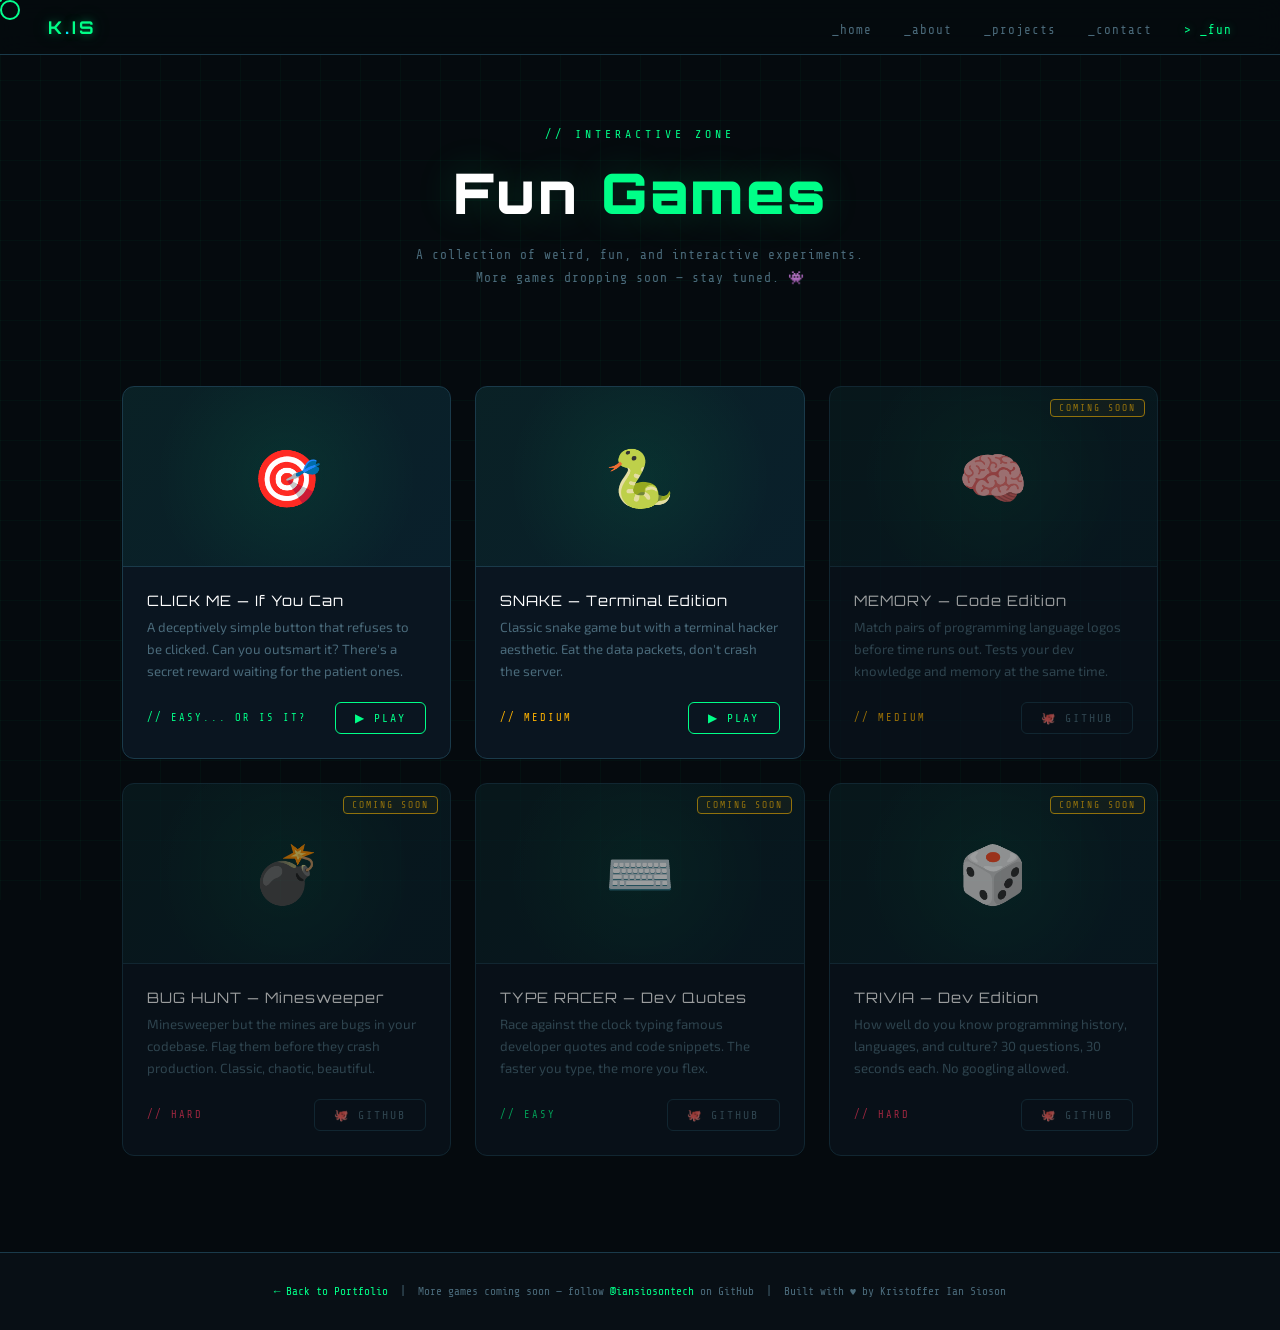
<file: games.html>
<!DOCTYPE html>
<html lang="en">
<head>
  <meta charset="UTF-8" />
  <meta name="viewport" content="width=device-width, initial-scale=1.0" />
  <title>KIS — Fun Zone 🎮</title>
  <meta name="description" content="Small browser games built from scratch by Kristoffer Ian Sioson." />
  <link rel="canonical" href="https://kristofferian.vercel.app/games.html" />

  <!-- Link previews (LinkedIn, Facebook, Messenger, Slack, X) -->
  <meta property="og:type" content="website" />
  <meta property="og:url" content="https://kristofferian.vercel.app/games.html" />
  <meta property="og:title" content="Fun Zone — Kristoffer Ian Sioson" />
  <meta property="og:description" content="Small browser games built from scratch by Kristoffer Ian Sioson." />
  <meta property="og:image" content="https://kristofferian.vercel.app/assets/og-image.png" />
  <meta property="og:image:width" content="1200" />
  <meta property="og:image:height" content="630" />
  <meta name="twitter:card" content="summary_large_image" />
  <meta name="twitter:title" content="Fun Zone — Kristoffer Ian Sioson" />
  <meta name="twitter:description" content="Small browser games built from scratch by Kristoffer Ian Sioson." />
  <meta name="twitter:image" content="https://kristofferian.vercel.app/assets/og-image.png" />
  <link rel="preconnect" href="https://fonts.googleapis.com" />
  <link rel="preconnect" href="https://fonts.gstatic.com" crossorigin />
  <link href="https://fonts.googleapis.com/css2?family=Share+Tech+Mono&family=Orbitron:wght@400;700;900&family=Exo+2:wght@300;400;600&display=swap" rel="stylesheet" />
  <style>
    :root {
      --bg:        #050a0e;
      --bg2:       #080f15;
      --panel:     #0a1520;
      --border:    #1a3a4a;
      --green:     #00ff88;
      --green2:    #00cc66;
      --cyan:      #00e5ff;
      --amber:     #ffb300;
      --red:       #ff3860;
      --pink:      #ff6eb4;
      --purple:    #b066ff;
      --text:      #c8d8e4;
      --muted:     #4a6a7a;
      --glow-g:    0 0 8px #00ff8866, 0 0 24px #00ff8833;
      --glow-c:    0 0 8px #00e5ff66, 0 0 24px #00e5ff33;
      --glow-p:    0 0 8px #b066ff66, 0 0 24px #b066ff33;
      --font-mono: 'Share Tech Mono', monospace;
      --font-head: 'Orbitron', sans-serif;
      --font-body: 'Exo 2', sans-serif;
    }

    *, *::before, *::after { box-sizing: border-box; margin: 0; padding: 0; }
    html { scroll-behavior: smooth; }

    body {
      background: var(--bg);
      color: var(--text);
      font-family: var(--font-body);
      min-height: 100vh;
      cursor: none;
      overflow-x: hidden;
    }

    /* Grid bg */
    body::after {
      content: '';
      position: fixed; inset: 0; z-index: 0;
      background-image:
        linear-gradient(rgba(0,255,136,0.03) 1px, transparent 1px),
        linear-gradient(90deg, rgba(0,255,136,0.03) 1px, transparent 1px);
      background-size: 40px 40px;
      pointer-events: none;
    }

    /* Cursor */
    #cursor {
      position: fixed; top: 0; left: 0; z-index: 9999;
      width: 20px; height: 20px;
      border: 2px solid var(--green);
      border-radius: 50%;
      pointer-events: none;
      transform: translate(-50%,-50%);
      transition: transform 0.1s, border-color 0.2s;
      mix-blend-mode: screen;
    }
    #cursor-dot {
      position: fixed; top: 0; left: 0; z-index: 9999;
      width: 4px; height: 4px;
      background: var(--green); border-radius: 50%;
      pointer-events: none;
      transform: translate(-50%,-50%);
    }

    /* Scrollbar */
    ::-webkit-scrollbar { width: 6px; }
    ::-webkit-scrollbar-track { background: var(--bg); }
    ::-webkit-scrollbar-thumb { background: var(--green2); border-radius: 3px; }

    /* NAV */
    nav {
      position: fixed; top: 0; left: 0; right: 0; z-index: 1000;
      display: flex; align-items: center; justify-content: space-between;
      padding: 1rem 3rem;
      background: rgba(5,10,14,0.9);
      backdrop-filter: blur(14px);
      border-bottom: 1px solid var(--border);
    }
    .nav-logo {
      font-family: var(--font-head);
      font-size: 1.1rem; font-weight: 700;
      color: var(--green); text-shadow: var(--glow-g);
      letter-spacing: 3px; text-decoration: none;
    }
    .nav-logo span { color: var(--cyan); }
    .nav-links { display: flex; gap: 2rem; list-style: none; }
    .nav-links a {
      font-family: var(--font-mono); font-size: 0.78rem;
      color: var(--muted); text-decoration: none;
      letter-spacing: 1px; transition: color 0.2s;
    }
    .nav-links a:hover, .nav-links a.active { color: var(--green); text-shadow: var(--glow-g); }
    .nav-links a.active::before { content: '> '; }

    /* PAGE HERO */
    .page-hero {
      position: relative; z-index: 1;
      padding: 8rem 2rem 4rem;
      text-align: center;
    }
    .page-tag {
      font-family: var(--font-mono); font-size: 0.72rem;
      color: var(--green); letter-spacing: 4px;
      text-transform: uppercase; margin-bottom: 1rem;
    }
    .page-title {
      font-family: var(--font-head);
      font-size: clamp(2rem, 5vw, 3.5rem);
      font-weight: 900; color: #fff;
      letter-spacing: 3px; margin-bottom: 1rem;
      text-shadow: 0 0 40px rgba(0,255,136,0.2);
    }
    .page-title span { color: var(--green); }
    .page-desc {
      font-family: var(--font-mono); font-size: 0.8rem;
      color: var(--muted); max-width: 500px; margin: 0 auto;
      letter-spacing: 1px; line-height: 1.8;
    }

    /* GAMES GRID */
    .games-section {
      position: relative; z-index: 1;
      max-width: 1100px; margin: 0 auto;
      padding: 2rem 2rem 6rem;
    }

    .games-grid {
      display: grid;
      grid-template-columns: repeat(auto-fill, minmax(320px, 1fr));
      gap: 1.5rem;
    }

    /* GAME CARD */
    .game-card {
      background: var(--panel);
      border: 1px solid var(--border);
      border-radius: 12px;
      overflow: hidden;
      transition: transform 0.3s, border-color 0.3s, box-shadow 0.3s;
      position: relative;
    }
    .game-card:hover {
      transform: translateY(-6px);
      border-color: var(--green2);
      box-shadow: 0 20px 40px rgba(0,0,0,0.4), 0 0 30px rgba(0,255,136,0.08);
    }
    .game-card::before {
      content: '';
      position: absolute; top: 0; left: 0; right: 0; height: 2px;
      background: linear-gradient(90deg, var(--green), var(--cyan));
      transform: scaleX(0); transform-origin: left;
      transition: transform 0.35s;
    }
    .game-card:hover::before { transform: scaleX(1); }

    .game-card-preview {
      height: 180px;
      display: flex; align-items: center; justify-content: center;
      font-size: 3.5rem;
      background: linear-gradient(135deg, rgba(0,255,136,0.05), rgba(0,229,255,0.05));
      border-bottom: 1px solid var(--border);
      position: relative; overflow: hidden;
    }
    .game-card-preview .preview-emoji { z-index: 1; position: relative; }
    .game-card-preview::after {
      content: '';
      position: absolute; inset: 0;
      background: radial-gradient(circle at 50% 50%, rgba(0,255,136,0.08), transparent 70%);
    }

    /* Coming soon card */
    .game-card.coming-soon { opacity: 0.6; }
    .game-card.coming-soon:hover { transform: none; border-color: var(--border); box-shadow: none; }
    .game-card.coming-soon::before { display: none; }
    .coming-badge {
      position: absolute; top: 12px; right: 12px;
      font-family: var(--font-mono); font-size: 0.6rem;
      color: var(--amber); border: 1px solid var(--amber);
      border-radius: 4px; padding: 0.2rem 0.5rem;
      letter-spacing: 2px; text-transform: uppercase;
      background: rgba(255,179,0,0.08);
    }

    .game-card-body { padding: 1.5rem; }
    .game-card-title {
      font-family: var(--font-head); font-size: 0.9rem;
      color: #fff; letter-spacing: 1px; margin-bottom: 0.5rem;
    }
    .game-card-desc {
      font-size: 0.83rem; color: var(--muted);
      line-height: 1.65; margin-bottom: 1.2rem;
    }
    .game-card-footer {
      display: flex; align-items: center; justify-content: space-between;
      flex-wrap: wrap; gap: 0.5rem;
    }
    .game-difficulty {
      font-family: var(--font-mono); font-size: 0.65rem;
      letter-spacing: 2px; text-transform: uppercase;
    }
    .diff-easy   { color: var(--green); }
    .diff-medium { color: var(--amber); }
    .diff-hard   { color: var(--red);   }

    .btn-play {
      font-family: var(--font-mono); font-size: 0.72rem;
      letter-spacing: 2px; text-transform: uppercase;
      padding: 0.5rem 1.2rem;
      border-radius: 6px; border: 1px solid var(--green);
      background: transparent; color: var(--green);
      cursor: pointer; text-decoration: none;
      transition: all 0.2s; display: inline-block;
    }
    .btn-play:hover {
      background: rgba(0,255,136,0.1);
      box-shadow: 0 0 16px rgba(0,255,136,0.2);
    }
    .btn-github {
      font-family: var(--font-mono); font-size: 0.72rem;
      letter-spacing: 2px; text-transform: uppercase;
      padding: 0.5rem 1.2rem;
      border-radius: 6px; border: 1px solid var(--border);
      background: transparent; color: var(--muted);
      cursor: pointer; text-decoration: none;
      transition: all 0.2s; display: inline-block;
    }
    .btn-github:hover { border-color: var(--cyan); color: var(--cyan); }

    /* FOOTER */
    footer {
      position: relative; z-index: 1;
      background: var(--bg2);
      border-top: 1px solid var(--border);
      padding: 2rem; text-align: center;
      font-family: var(--font-mono); font-size: 0.7rem;
      color: var(--muted);
    }
    footer a { color: var(--green); text-decoration: none; }
    footer a:hover { text-shadow: var(--glow-g); }

    /* ═══════════════════════════════════════════
       GAME OVERLAY — full screen canvas for games
    ═══════════════════════════════════════════ */
    #gameOverlay {
      display: none;
      position: fixed; inset: 0; z-index: 5000;
      background: rgba(2, 8, 12, 0.97);
      backdrop-filter: blur(8px);
      align-items: center; justify-content: center;
      flex-direction: column;
    }
    #gameOverlay.open { display: flex; }

    .game-close {
      position: fixed; top: 1.5rem; right: 2rem;
      z-index: 10000;
      font-family: var(--font-mono); font-size: 0.8rem;
      color: var(--muted); background: var(--panel); border: 1px solid var(--border);
      border-radius: 6px; padding: 0.4rem 0.8rem;
      cursor: pointer; transition: all 0.2s; letter-spacing: 2px;
    }
    .game-close:hover { color: var(--red); border-color: var(--red); }

    /* ═══════════════════
       GAME 1 — CLICK ME
    ═══════════════════ */
    #game1 { width: 100%; height: 100%; position: relative; display: none; align-items: center; justify-content: center; }
    #game1.active { display: flex; }

    /* Progress dots */
    #g1Dots {
      position: absolute; top: 2rem; left: 50%; transform: translateX(-50%);
      display: flex; gap: 0.6rem;
    }
    .g1-dot {
      width: 10px; height: 10px; border-radius: 50%;
      border: 1px solid var(--muted);
      transition: all 0.3s;
    }
    .g1-dot.filled { background: var(--green); border-color: var(--green); box-shadow: var(--glow-g); }

    /* Phase label */
    #g1Phase {
      position: absolute; top: 3.5rem; left: 50%; transform: translateX(-50%);
      font-family: var(--font-mono); font-size: 0.7rem;
      color: var(--muted); letter-spacing: 3px; text-transform: uppercase;
      white-space: nowrap;
    }

    /* The elusive button */
    #clickMeBtn {
      position: absolute;
      font-family: var(--font-head); font-size: clamp(1.2rem, 3vw, 2rem);
      font-weight: 900; letter-spacing: 4px;
      color: #fff; background: transparent;
      border: 2px solid var(--green);
      border-radius: 12px; padding: 1.2rem 2.5rem;
      cursor: pointer;
      box-shadow: 0 0 30px rgba(0,255,136,0.2);
      transition: box-shadow 0.2s, border-color 0.2s;
      user-select: none;
      left: 50%; top: 50%;
      transform: translate(-50%, -50%);
      white-space: nowrap;
    }
    #clickMeBtn::before {
      content: '';
      position: absolute; inset: -4px;
      border-radius: 14px;
      border: 1px solid rgba(0,255,136,0.2);
      animation: pulse 2s ease-in-out infinite;
      pointer-events: none;
    }
    @keyframes pulse {
      0%,100% { transform: scale(1); opacity: 0.5; }
      50%      { transform: scale(1.05); opacity: 1; }
    }
    #clickMeBtn:hover {
      box-shadow: 0 0 50px rgba(0,255,136,0.4);
      border-color: var(--cyan);
    }
    #clickMeBtn.phase2 {
      animation: wiggle 0.3s ease-in-out;
    }
    @keyframes wiggle {
      0%,100% { transform: translate(-50%,-50%) rotate(0deg); }
      25%      { transform: translate(-50%,-50%) rotate(-3deg) scale(1.05); }
      75%      { transform: translate(-50%,-50%) rotate(3deg) scale(1.05); }
    }

    /* Taunt messages */
    #g1Taunt {
      position: absolute; bottom: 6rem; left: 50%; transform: translateX(-50%);
      font-family: var(--font-mono); font-size: 0.85rem;
      color: var(--amber); letter-spacing: 2px; text-align: center;
      opacity: 0; transition: opacity 0.4s;
      white-space: nowrap;
    }
    #g1Taunt.show { opacity: 1; }

    /* Floating particles on win */
    .confetti-piece {
      position: absolute;
      width: 8px; height: 8px;
      border-radius: 50%;
      pointer-events: none;
      animation: confettiFall linear forwards;
    }
    @keyframes confettiFall {
      0%   { transform: translateY(-20px) rotate(0deg); opacity: 1; }
      100% { transform: translateY(100vh) rotate(720deg); opacity: 0; }
    }

    /* WIN screen */
    #g1Win {
      display: none; flex-direction: column;
      align-items: center; justify-content: center;
      text-align: center; padding: 2rem;
    }
    #g1Win.show { display: flex; }

    .win-cake { font-size: 5rem; margin-bottom: 1rem; animation: cakeBounce 0.6s ease-out; }
    @keyframes cakeBounce {
      0%   { transform: scale(0) rotate(-10deg); }
      60%  { transform: scale(1.2) rotate(5deg); }
      100% { transform: scale(1) rotate(0deg); }
    }
    .win-title {
      font-family: var(--font-head); font-size: clamp(1.5rem, 4vw, 2.5rem);
      font-weight: 900; color: var(--green);
      text-shadow: var(--glow-g); letter-spacing: 3px;
      margin-bottom: 0.5rem;
    }
    .win-subtitle {
      font-family: var(--font-mono); font-size: 0.9rem;
      color: var(--cyan); margin-bottom: 2rem; letter-spacing: 2px;
    }
    .win-msg {
      font-size: 0.9rem; color: var(--muted);
      max-width: 400px; line-height: 1.8;
      margin-bottom: 2rem;
    }
    .win-stats {
      display: flex; gap: 2rem; margin-bottom: 2rem; flex-wrap: wrap; justify-content: center;
    }
    .win-stat {
      background: var(--panel); border: 1px solid var(--border);
      border-radius: 8px; padding: 1rem 1.5rem; text-align: center;
    }
    .win-stat-num {
      font-family: var(--font-head); font-size: 1.5rem;
      color: var(--green); display: block;
    }
    .win-stat-label { font-family: var(--font-mono); font-size: 0.65rem; color: var(--muted); letter-spacing: 2px; }

    .btn-restart {
      font-family: var(--font-mono); font-size: 0.78rem;
      letter-spacing: 2px; text-transform: uppercase;
      padding: 0.85rem 2rem; border-radius: 8px;
      border: none; background: var(--green); color: #020c10;
      cursor: pointer; font-weight: 700;
      box-shadow: 0 0 20px rgba(0,255,136,0.3);
      transition: all 0.2s;
    }
    .btn-restart:hover { background: var(--green2); box-shadow: 0 0 36px rgba(0,255,136,0.5); transform: translateY(-2px); }

    /* Keyframes */
    @keyframes blink { 50% { opacity: 0; } }
    @keyframes fadeIn { from { opacity: 0; transform: translateY(10px); } to { opacity: 1; transform: translateY(0); } }

    /* Responsive */
    /* ═══════════════════
       GAME 2 — SNAKE
    ═══════════════════ */
    #game2 {
      width: 100%; height: 100%;
      position: relative;
      display: none;
      flex-direction: column;
      align-items: center;
      justify-content: center;
      gap: 1rem;
    }
    #game2.active { display: flex; }
    #g2Header { display: flex; align-items: center; gap: 2.5rem; font-family: var(--font-mono); }
    .g2-label { font-size: 0.6rem; color: var(--muted); letter-spacing: 2px; display: block; text-align: center; }
    #g2ScoreBox, #g2HighBox { text-align: center; }
    #g2Score, #g2High { font-family: var(--font-head); font-size: 1.6rem; color: var(--green); text-shadow: var(--glow-g); display: block; }
    #g2High { color: var(--amber); text-shadow: 0 0 8px rgba(255,179,0,0.4); }
    #g2StatusBox { font-size: 0.72rem; color: var(--cyan); letter-spacing: 1px; min-width: 220px; text-align: center; }
    #g2Canvas {
      background: #020c10;
      border: 2px solid var(--green2);
      border-radius: 8px;
      box-shadow: 0 0 40px rgba(0,255,136,0.15), inset 0 0 30px rgba(0,0,0,0.6);
      image-rendering: pixelated;
      max-width: 90vw;
      max-height: 50vh;
    }
    #g2Footer { font-family: var(--font-mono); font-size: 0.68rem; color: var(--muted); letter-spacing: 1px; text-align: center; }
    #g2Over {
      display: none;
      position: absolute;
      inset: 0;
      flex-direction: column;
      align-items: center;
      justify-content: center;
      background: rgba(2,8,12,0.92);
      z-index: 10;
      text-align: center;
    }
    #g2Over.show { display: flex; animation: fadeIn 0.3s; }
    .g2-over-title {
      font-family: var(--font-head);
      font-size: clamp(1.4rem, 3.5vw, 2.2rem);
      font-weight: 900;
      color: var(--red);
      letter-spacing: 3px;
      text-shadow: 0 0 24px rgba(255,56,96,0.4);
      margin-bottom: 0.5rem;
      animation: glitchText 0.4s;
    }
    @keyframes glitchText {
      0%, 100% { text-shadow: 2px 0 var(--cyan), -2px 0 var(--red); }
      50%       { text-shadow: -2px 0 var(--cyan), 2px 0 var(--red); }
    }
    .g2-over-sub { font-family: var(--font-mono); font-size: 0.78rem; color: var(--muted); letter-spacing: 2px; margin-bottom: 1.5rem; }
    #g2FinalScore { font-family: var(--font-mono); font-size: 0.95rem; color: var(--green); margin-bottom: 2rem; letter-spacing: 1px; }

    @media (max-width: 768px) {
      nav { padding: 1rem 1.5rem; }
      .nav-links { gap: 1rem; }
      .nav-links a { font-size: 0.68rem; }
      body { cursor: auto; }
      #cursor, #cursor-dot { display: none; }
      #g2Header { gap: 1.2rem; }
    }
    @media (max-width: 480px) {
      .games-grid { grid-template-columns: 1fr; }
    }
  </style>
</head>
<body>

  <!-- Cursor -->
  <div id="cursor"></div>
  <div id="cursor-dot"></div>

  <!-- NAV -->
  <nav>
    <a href="index.html" class="nav-logo">K<span>.</span>IS</a>
    <ul class="nav-links">
      <li><a href="index.html#hero">_home</a></li>
      <li><a href="index.html#about">_about</a></li>
      <li><a href="index.html#projects">_projects</a></li>
      <li><a href="index.html#contact">_contact</a></li>
      <li><a href="games.html" class="active">_fun</a></li>
    </ul>
  </nav>

  <!-- PAGE HERO -->
  <div class="page-hero">
    <div class="page-tag">// Interactive Zone</div>
    <h1 class="page-title">Fun <span>Games</span></h1>
    <p class="page-desc">A collection of weird, fun, and interactive experiments.<br/>More games dropping soon — stay tuned. 👾</p>
  </div>

  <!-- GAMES GRID -->
  <div class="games-section">
    <div class="games-grid">

      <!-- Game 1 — Click Me -->
      <div class="game-card">
        <div class="game-card-preview">
          <span class="preview-emoji">🎯</span>
        </div>
        <div class="game-card-body">
          <div class="game-card-title">CLICK ME — If You Can</div>
          <p class="game-card-desc">A deceptively simple button that refuses to be clicked. Can you outsmart it? There's a secret reward waiting for the patient ones.</p>
          <div class="game-card-footer">
            <span class="game-difficulty diff-easy">// Easy... or is it?</span>
            <button class="btn-play" onclick="openGame('game1')">▶ Play</button>
          </div>
        </div>
      </div>

      <!-- Game 2 — Snake -->
      <div class="game-card">
        <div class="game-card-preview"><span class="preview-emoji">🐍</span></div>
        <div class="game-card-body">
          <div class="game-card-title">SNAKE — Terminal Edition</div>
          <p class="game-card-desc">Classic snake game but with a terminal hacker aesthetic. Eat the data packets, don't crash the server.</p>
          <div class="game-card-footer">
            <span class="game-difficulty diff-medium">// Medium</span>
            <button class="btn-play" onclick="openGame('game2')">▶ Play</button>
          </div>
        </div>
      </div>

      <!-- Coming Soon cards -->
      <div class="game-card coming-soon">
        <div class="coming-badge">Coming Soon</div>
        <div class="game-card-preview"><span class="preview-emoji">🧠</span></div>
        <div class="game-card-body">
          <div class="game-card-title">MEMORY — Code Edition</div>
          <p class="game-card-desc">Match pairs of programming language logos before time runs out. Tests your dev knowledge and memory at the same time.</p>
          <div class="game-card-footer">
            <span class="game-difficulty diff-medium">// Medium</span>
            <a class="btn-github" href="https://github.com/iansiosontech" target="_blank">🐙 GitHub</a>
          </div>
        </div>
      </div>

      <div class="game-card coming-soon">
        <div class="coming-badge">Coming Soon</div>
        <div class="game-card-preview"><span class="preview-emoji">💣</span></div>
        <div class="game-card-body">
          <div class="game-card-title">BUG HUNT — Minesweeper</div>
          <p class="game-card-desc">Minesweeper but the mines are bugs in your codebase. Flag them before they crash production. Classic, chaotic, beautiful.</p>
          <div class="game-card-footer">
            <span class="game-difficulty diff-hard">// Hard</span>
            <a class="btn-github" href="https://github.com/iansiosontech" target="_blank">🐙 GitHub</a>
          </div>
        </div>
      </div>

      <div class="game-card coming-soon">
        <div class="coming-badge">Coming Soon</div>
        <div class="game-card-preview"><span class="preview-emoji">⌨️</span></div>
        <div class="game-card-body">
          <div class="game-card-title">TYPE RACER — Dev Quotes</div>
          <p class="game-card-desc">Race against the clock typing famous developer quotes and code snippets. The faster you type, the more you flex.</p>
          <div class="game-card-footer">
            <span class="game-difficulty diff-easy">// Easy</span>
            <a class="btn-github" href="https://github.com/iansiosontech" target="_blank">🐙 GitHub</a>
          </div>
        </div>
      </div>

      <div class="game-card coming-soon">
        <div class="coming-badge">Coming Soon</div>
        <div class="game-card-preview"><span class="preview-emoji">🎲</span></div>
        <div class="game-card-body">
          <div class="game-card-title">TRIVIA — Dev Edition</div>
          <p class="game-card-desc">How well do you know programming history, languages, and culture? 30 questions, 30 seconds each. No googling allowed.</p>
          <div class="game-card-footer">
            <span class="game-difficulty diff-hard">// Hard</span>
            <a class="btn-github" href="https://github.com/iansiosontech" target="_blank">🐙 GitHub</a>
          </div>
        </div>
      </div>

    </div>
  </div>

  <!-- FOOTER -->
  <footer>
    <a href="index.html">← Back to Portfolio</a>
    &nbsp;|&nbsp;
    More games coming soon — follow <a href="https://github.com/iansiosontech" target="_blank">@iansiosontech</a> on GitHub
    &nbsp;|&nbsp;
    Built with ♥ by Kristoffer Ian Sioson
  </footer>

  <!-- ═══════════════════════════════════════
       FULL SCREEN GAME OVERLAY
  ═══════════════════════════════════════ -->
  <div id="gameOverlay">
    <button class="game-close" onclick="closeGame()">✕ CLOSE</button>

    <!-- ── GAME 1 ── -->
    <div id="game1">
      <!-- Phase dots -->
      <div id="g1Dots"></div>
      <div id="g1Phase">// phase 1 of 3</div>

      <!-- The button -->
      <button id="clickMeBtn">CLICK ME</button>

      <!-- Taunt -->
      <div id="g1Taunt"></div>

      <!-- Win screen (hidden until win) -->
      <div id="g1Win">
        <div class="win-cake">🎂</div>
        <div class="win-title">GOOD JOB, SPORT!</div>
        <div class="win-subtitle">// Here's a cake! 🎉</div>
        <p class="win-msg">
          You actually did it. Most people give up around phase 2.<br/>
          You are officially a certified button-clicker. We're proud of you. 🫡
        </p>
        <div class="win-stats">
          <div class="win-stat">
            <span class="win-stat-num" id="statClicks">0</span>
            <span class="win-stat-label">Total Clicks</span>
          </div>
          <div class="win-stat">
            <span class="win-stat-num" id="statMisses">0</span>
            <span class="win-stat-label">Misses</span>
          </div>
          <div class="win-stat">
            <span class="win-stat-num" id="statTime">0s</span>
            <span class="win-stat-label">Time Taken</span>
          </div>
        </div>
        <button class="btn-restart" onclick="restartGame1()">↺ Play Again</button>
      </div>
    </div>

    <!-- ── GAME 2 ── -->
    <div id="game2">
      <div id="g2Header">
        <div id="g2ScoreBox">
          <span class="g2-label">SCORE</span>
          <span id="g2Score">0</span>
        </div>
        <div id="g2StatusBox">
          <span id="g2Status">// press any arrow key to start</span>
        </div>
        <div id="g2HighBox">
          <span class="g2-label">BEST</span>
          <span id="g2High">0</span>
        </div>
      </div>

      <canvas id="g2Canvas" width="400" height="400"></canvas>

      <div id="g2Footer">use arrow keys or WASD &nbsp;|&nbsp; eat packets, don't crash the server</div>

      <div id="g2Over">
        <div class="g2-over-title">SERVER CRASHED</div>
        <div class="g2-over-sub">// connection terminated</div>
        <div id="g2FinalScore">Packets eaten: 0</div>
        <button class="btn-restart" onclick="restartGame2()">↺ Reconnect</button>
      </div>
    </div>

  </div>

  <script>
    /* ── Cursor ── */
    const cursor = document.getElementById('cursor');
    const dot    = document.getElementById('cursor-dot');
    let mx = 0, my = 0, cx = 0, cy = 0;
    document.addEventListener('mousemove', e => {
      mx = e.clientX; my = e.clientY;
      dot.style.transform = `translate(${mx}px,${my}px)`;
    });
    (function animCursor() {
      cx += (mx - cx) * 0.18; cy += (my - cy) * 0.18;
      cursor.style.transform = `translate(${cx}px,${cy}px)`;
      requestAnimationFrame(animCursor);
    })();

    /* ── Game overlay ── */
    function openGame(id) {
      document.getElementById('gameOverlay').classList.add('open');
      document.querySelectorAll('[id^="game"]').forEach(g => g.classList.remove('active'));
      document.getElementById(id).classList.add('active');
      if (id === 'game1') initGame1();
      if (id === 'game2') initGame2();
    }
    function closeGame() {
      document.getElementById('gameOverlay').classList.remove('open');
      clearInterval(timerInterval);
      clearInterval(g2loop);
    }

    /* ══════════════════════════════════════
       GAME 1 — CLICK ME
    ══════════════════════════════════════ */
    const PHASE1_CLICKS = 5;   // secret clicks before button runs
    const PHASE2_CLICKS = 3;   // clicks while running before win

    let phase        = 1;
    let p1Count      = 0;   // clicks in phase 1
    let p2Count      = 0;   // clicks in phase 2
    let totalClicks  = 0;
    let totalMisses  = 0;
    let startTime    = null;
    let timerInterval = null;
    let isMoving     = false;

    const TAUNTS_P1 = [
      "Go ahead. Try.",
      "Nothing's happening 👀",
      "You sure about that?",
      "Keep clicking... 😏",
      "Almost... not really.",
    ];
    const TAUNTS_P2 = [
      "Too slow! 😂",
      "Nope!",
      "Nice try!",
      "Haha, missed!",
      "Getting warmer...",
      "Was that supposed to work?",
      "👀",
      "Try harder!",
    ];

    function initGame1() {
      phase = 1; p1Count = 0; p2Count = 0;
      totalClicks = 0; totalMisses = 0;
      startTime = Date.now();
      isMoving = false;

      const btn = document.getElementById('clickMeBtn');
      btn.textContent = 'CLICK ME';
      btn.style.cssText = '';
      btn.style.left = '50%';
      btn.style.top  = '50%';
      btn.style.transform = 'translate(-50%,-50%)';
      btn.classList.remove('phase2');

      document.getElementById('g1Win').classList.remove('show');
      document.getElementById('g1Taunt').classList.remove('show');
      document.getElementById('g1Phase').textContent = '// phase 1 of 3';

      buildDots(PHASE1_CLICKS, 0);

      // Track misses (clicking the overlay but not the button)
      const game1El = document.getElementById('game1');
      game1El.onclick = function(e) {
        if (e.target !== btn && e.target.id !== 'game1') return;
        if (e.target.id === 'game1') totalMisses++;
      };

      clearInterval(timerInterval);
      timerInterval = setInterval(() => {}, 1000);
    }

    function buildDots(total, filled) {
      const container = document.getElementById('g1Dots');
      container.innerHTML = '';
      for (let i = 0; i < total; i++) {
        const d = document.createElement('div');
        d.className = 'g1-dot' + (i < filled ? ' filled' : '');
        container.appendChild(d);
      }
    }

    function showTaunt(msg) {
      const t = document.getElementById('g1Taunt');
      t.textContent = msg;
      t.classList.add('show');
      setTimeout(() => t.classList.remove('show'), 1400);
    }

    function moveButtonRandom() {
      const btn = document.getElementById('clickMeBtn');
      const game1El = document.getElementById('game1');
      const rect = game1El.getBoundingClientRect();
      const bw = btn.offsetWidth  + 20;
      const bh = btn.offsetHeight + 20;

      const maxX = rect.width  - bw;
      const maxY = rect.height - bh - 80;
      const minY = 80;

      const newX = Math.random() * maxX + bw / 2;
      const newY = Math.random() * (maxY - minY) + minY;

      btn.style.transition = 'left 0.15s ease, top 0.15s ease, transform 0.15s ease';
      btn.style.left  = newX + 'px';
      btn.style.top   = newY + 'px';
      btn.style.transform = 'translate(-50%,-50%)';
    }

    // Main button click handler
    document.getElementById('clickMeBtn').addEventListener('click', function(e) {
      e.stopPropagation();
      totalClicks++;

      if (phase === 1) {
        p1Count++;
        buildDots(PHASE1_CLICKS, p1Count);
        showTaunt(TAUNTS_P1[p1Count - 1] || "...");

        if (p1Count >= PHASE1_CLICKS) {
          // Enter phase 2 — button starts running
          setTimeout(() => enterPhase2(), 600);
        }

      } else if (phase === 2) {
        // Button was clicked while running — count it
        p2Count++;
        buildDots(PHASE2_CLICKS, p2Count);

        if (p2Count >= PHASE2_CLICKS) {
          triggerWin();
          return;
        }
        showTaunt(TAUNTS_P2[Math.floor(Math.random() * TAUNTS_P2.length)]);
        // Move immediately after being caught
        moveButtonRandom();
      }
    });

    // Track misses in phase 2 — hovering triggers move
    document.getElementById('clickMeBtn').addEventListener('mouseenter', function() {
      if (phase === 2) {
        totalMisses++;
        showTaunt(TAUNTS_P2[Math.floor(Math.random() * TAUNTS_P2.length)]);
        moveButtonRandom();
      }
    });

    function enterPhase2() {
      phase = 2;
      p2Count = 0;
      isMoving = true;
      const btn = document.getElementById('clickMeBtn');
      btn.textContent = 'CATCH ME! 😈';
      btn.style.borderColor = 'var(--amber)';
      btn.style.boxShadow = '0 0 30px rgba(255,179,0,0.3)';
      btn.style.color = 'var(--amber)';

      document.getElementById('g1Phase').textContent = '// phase 2 of 3 — catch me if you can!';
      buildDots(PHASE2_CLICKS, 0);

      // Move immediately
      moveButtonRandom();

      // Keep moving every 2.5s even if not hovered
      startAutoMove();
    }

    let autoMoveInterval = null;
    function startAutoMove() {
      clearInterval(autoMoveInterval);
      autoMoveInterval = setInterval(() => {
        if (phase === 2) moveButtonRandom();
        else clearInterval(autoMoveInterval);
      }, 2500);
    }

    function triggerWin() {
      phase = 3;
      clearInterval(autoMoveInterval);
      const elapsed = Math.round((Date.now() - startTime) / 1000);

      // Hide button
      document.getElementById('clickMeBtn').style.display = 'none';
      document.getElementById('g1Dots').style.display = 'none';
      document.getElementById('g1Phase').style.display = 'none';
      document.getElementById('g1Taunt').style.display = 'none';

      // Show win
      document.getElementById('statClicks').textContent = totalClicks;
      document.getElementById('statMisses').textContent = totalMisses;
      document.getElementById('statTime').textContent   = elapsed + 's';
      document.getElementById('g1Win').classList.add('show');

      // Confetti
      spawnConfetti();
    }

    function spawnConfetti() {
      const colors = ['#00ff88','#00e5ff','#ffb300','#ff3860','#b066ff','#ff6eb4'];
      const overlay = document.getElementById('game1');
      for (let i = 0; i < 80; i++) {
        setTimeout(() => {
          const p = document.createElement('div');
          p.className = 'confetti-piece';
          p.style.cssText = `
            left: ${Math.random() * 100}%;
            top: -10px;
            background: ${colors[Math.floor(Math.random() * colors.length)]};
            width: ${Math.random() * 10 + 4}px;
            height: ${Math.random() * 10 + 4}px;
            border-radius: ${Math.random() > 0.5 ? '50%' : '2px'};
            animation-duration: ${Math.random() * 2 + 2}s;
            animation-delay: ${Math.random() * 0.5}s;
          `;
          overlay.appendChild(p);
          setTimeout(() => p.remove(), 4000);
        }, i * 30);
      }
    }

    function restartGame1() {
      const btn = document.getElementById('clickMeBtn');
      btn.style.display = '';
      document.getElementById('g1Dots').style.display = '';
      document.getElementById('g1Phase').style.display = '';
      document.getElementById('g1Taunt').style.display = '';
      document.getElementById('g1Win').classList.remove('show');
      initGame1();
    }

    /* ══════════════════════════════════════
       GAME 2 — SNAKE TERMINAL EDITION
    ══════════════════════════════════════ */
    const G2_GRID = 20;
    const G2_CELL = 20;
    const G2_SPEED_START = 140;
    const G2_SPEED_MIN   = 70;

    let g2canvas, g2ctx;
    let g2snake, g2dir, g2nextDir, g2food, g2score, g2high, g2speed;
    let g2loop = null;
    let g2running = false;
    let g2started = false;

    function initGame2() {
      g2canvas = document.getElementById('g2Canvas');
      g2ctx = g2canvas.getContext('2d');
      g2high = parseInt(localStorage.getItem('kis_snake_high') || '0', 10) || 0;
      document.getElementById('g2High').textContent = g2high;
      resetGame2();
      drawGame2();
    }

    function resetGame2() {
      g2snake = [
        { x: 10, y: 10 },
        { x: 9,  y: 10 },
        { x: 8,  y: 10 },
      ];
      g2dir = { x: 1, y: 0 };
      g2nextDir = { x: 1, y: 0 };
      g2food = spawnFood2();
      g2score = 0;
      g2speed = G2_SPEED_START;
      g2started = false;
      g2running = false;
      document.getElementById('g2Score').textContent = '0';
      document.getElementById('g2Status').textContent = '// press any arrow key to start';
      document.getElementById('g2Over').classList.remove('show');
      clearInterval(g2loop);
    }

    function spawnFood2() {
      let pos;
      do {
        pos = {
          x: Math.floor(Math.random() * G2_GRID),
          y: Math.floor(Math.random() * G2_GRID),
        };
      } while (g2snake && g2snake.some(s => s.x === pos.x && s.y === pos.y));
      return pos;
    }

    function startGame2() {
      if (g2running) return;
      g2running = true;
      g2started = true;
      document.getElementById('g2Status').textContent = '// connection active';
      g2loop = setInterval(tickGame2, g2speed);
    }

    function tickGame2() {
      g2dir = g2nextDir;
      const head = { x: g2snake[0].x + g2dir.x, y: g2snake[0].y + g2dir.y };

      if (head.x < 0 || head.x >= G2_GRID || head.y < 0 || head.y >= G2_GRID) {
        return gameOver2();
      }
      if (g2snake.some(s => s.x === head.x && s.y === head.y)) {
        return gameOver2();
      }

      g2snake.unshift(head);

      if (head.x === g2food.x && head.y === g2food.y) {
        g2score++;
        document.getElementById('g2Score').textContent = g2score;
        g2food = spawnFood2();

        if (g2score % 5 === 0 && g2speed > G2_SPEED_MIN) {
          g2speed -= 8;
          clearInterval(g2loop);
          g2loop = setInterval(tickGame2, g2speed);
        }
      } else {
        g2snake.pop();
      }

      drawGame2();
    }

    function drawGame2() {
      const ctx = g2ctx;
      ctx.clearRect(0, 0, g2canvas.width, g2canvas.height);

      ctx.fillStyle = 'rgba(0,255,136,0.03)';
      for (let x = 0; x < G2_GRID; x++) {
        for (let y = 0; y < G2_GRID; y++) {
          if ((x + y) % 2 === 0) {
            ctx.fillRect(x * G2_CELL, y * G2_CELL, G2_CELL, G2_CELL);
          }
        }
      }

      ctx.fillStyle = '#ffb300';
      ctx.shadowColor = '#ffb300';
      ctx.shadowBlur = 10;
      ctx.fillRect(g2food.x * G2_CELL + 3, g2food.y * G2_CELL + 3, G2_CELL - 6, G2_CELL - 6);
      ctx.shadowBlur = 0;

      g2snake.forEach((seg, i) => {
        const isHead = i === 0;
        ctx.fillStyle = isHead ? '#00ff88' : '#00cc66';
        ctx.shadowColor = '#00ff88';
        ctx.shadowBlur = isHead ? 12 : 4;
        const pad = isHead ? 1 : 2;
        ctx.fillRect(seg.x * G2_CELL + pad, seg.y * G2_CELL + pad, G2_CELL - pad * 2, G2_CELL - pad * 2);
      });
      ctx.shadowBlur = 0;
    }

    function gameOver2() {
      clearInterval(g2loop);
      g2running = false;

      if (g2score > g2high) {
        g2high = g2score;
        localStorage.setItem('kis_snake_high', g2high);
        document.getElementById('g2High').textContent = g2high;
      }

      document.getElementById('g2FinalScore').textContent = `Packets eaten: ${g2score}`;
      document.getElementById('g2Over').classList.add('show');
    }

    function restartGame2() {
      resetGame2();
      drawGame2();
    }

    document.addEventListener('keydown', e => {
      const game2El = document.getElementById('game2');
      if (!game2El || !game2El.classList.contains('active')) return;

      const key = e.key.toLowerCase();
      let newDir = null;

      if (key === 'arrowup'    || key === 'w') newDir = { x: 0, y: -1 };
      if (key === 'arrowdown'  || key === 's') newDir = { x: 0, y: 1 };
      if (key === 'arrowleft'  || key === 'a') newDir = { x: -1, y: 0 };
      if (key === 'arrowright' || key === 'd') newDir = { x: 1, y: 0 };

      if (newDir) {
        e.preventDefault();
        if (g2dir.x === -newDir.x && g2dir.y === -newDir.y && g2snake.length > 1) return;
        g2nextDir = newDir;
        if (!g2started) startGame2();
      }
    });
  </script>
</body>
</html>
</file>
<file: css/style.css>
/* 
   Portfolio Stylesheet
   File: css/style.css
    */

/* CSS Custom Properties  */
:root {
  /* Colors */
  --color-bg:        #050a0e;
  --color-bg2:       #080f15;
  --color-panel:     #0a1520;
  --color-border:    #1a3a4a;
  --color-green:     #00ff88;
  --color-green2:    #00cc66;
  --color-cyan:      #00e5ff;
  --color-amber:     #ffb300;
  --color-red:       #ff3860;
  --color-text:      #c8d8e4;
  --color-muted:     #4a6a7a;
  --color-white:     #ffffff;

  /* Glows */
  --glow-green:  0 0 8px #00ff8866, 0 0 24px #00ff8833;
  --glow-cyan:   0 0 8px #00e5ff66, 0 0 24px #00e5ff33;
  --glow-amber:  0 0 8px #ffb30066, 0 0 24px #ffb30033;

  /* Typography */
  --font-mono: 'Share Tech Mono', monospace;
  --font-head: 'Orbitron', sans-serif;
  --font-body: 'Exo 2', sans-serif;

  /* Spacing */
  --space-xs:  0.4rem;
  --space-sm:  0.75rem;
  --space-md:  1.25rem;
  --space-lg:  2rem;
  --space-xl:  3rem;
  --space-2xl: 5rem;

  /* Radii */
  --radius-sm: 4px;
  --radius-md: 8px;
  --radius-lg: 12px;

  /* Transitions */
  --transition-fast:   all 0.15s ease;
  --transition-base:   all 0.25s ease;
  --transition-slow:   all 0.4s ease;
}

/* Reset & Base */
*,
*::before,
*::after {
  box-sizing: border-box;
  margin: 0;
  padding: 0;
}

html {
  scroll-behavior: smooth;
  font-size: 16px;
}

body {
  background-color: var(--color-bg);
  color: var(--color-text);
  font-family: var(--font-body);
  line-height: 1.7;
  cursor: none;
  overflow-x: hidden;
}

img, svg { display: block; max-width: 100%; }
a        { color: inherit; }
ul       { list-style: none; }
button   { cursor: pointer; font-family: inherit; }

/* Custom Scrollbar  */
::-webkit-scrollbar          { width: 6px; }
::-webkit-scrollbar-track    { background: var(--color-bg); }
::-webkit-scrollbar-thumb    { background: var(--color-green2); border-radius: 3px; }

/* Custom Cursor */
#cursor {
  position: fixed;
  top: 0; left: 0;
  z-index: 9999;
  width: 20px; height: 20px;
  border: 2px solid var(--color-green);
  border-radius: 50%;
  pointer-events: none;
  transform: translate(-50%, -50%);
  transition: transform 0.1s, border-color 0.2s;
  mix-blend-mode: screen;
}

#cursor-dot {
  position: fixed;
  top: 0; left: 0;
  z-index: 9999;
  width: 4px; height: 4px;
  background: var(--color-green);
  border-radius: 50%;
  pointer-events: none;
  transform: translate(-50%, -50%);
}

body:has(a:hover) #cursor,
body:has(button:hover) #cursor {
  transform: translate(-50%, -50%) scale(2);
  border-color: var(--color-cyan);
}

/* Noise Texture Overlay */
body::before {
  content: '';
  position: fixed;
  inset: 0;
  z-index: 0;
  opacity: 0.03;
  background-image: url("data:image/svg+xml,%3Csvg viewBox='0 0 256 256' xmlns='http://www.w3.org/2000/svg'%3E%3Cfilter id='noise'%3E%3CfeTurbulence type='fractalNoise' baseFrequency='0.9' numOctaves='4' stitchTiles='stitch'/%3E%3C/filter%3E%3Crect width='100%25' height='100%25' filter='url(%23noise)'/%3E%3C/svg%3E");
  pointer-events: none;
}

/*  Navigation */
#navbar {
  position: fixed;
  top: 0; left: 0; right: 0;
  z-index: 1000;
  display: flex;
  align-items: center;
  justify-content: space-between;
  padding: 1rem 3rem;
  background: rgba(5, 10, 14, 0.88);
  backdrop-filter: blur(14px);
  -webkit-backdrop-filter: blur(14px);
  border-bottom: 1px solid var(--color-border);
  transition: var(--transition-base);
}

#navbar.scrolled {
  padding: 0.7rem 3rem;
  background: rgba(5, 10, 14, 0.97);
}

.nav-logo {
  font-family: var(--font-head);
  font-size: 1.15rem;
  font-weight: 700;
  color: var(--color-green);
  text-shadow: var(--glow-green);
  letter-spacing: 3px;
}
.nav-logo span { color: var(--color-cyan); }

.nav-links {
  display: flex;
  gap: 2rem;
}

.nav-links a {
  font-family: var(--font-mono);
  font-size: 0.78rem;
  color: var(--color-muted);
  text-decoration: none;
  letter-spacing: 1px;
  transition: var(--transition-fast);
  position: relative;
}
.nav-links a::before {
  content: '> ';
  color: var(--color-green);
  opacity: 0;
  transition: opacity 0.2s;
}
.nav-links a:hover,
.nav-links a.active {
  color: var(--color-green);
  text-shadow: var(--glow-green);
}
.nav-links a:hover::before,
.nav-links a.active::before { opacity: 1; }

/* Mobile hamburger */
.nav-toggle {
  display: none;
  flex-direction: column;
  gap: 5px;
  background: none;
  border: none;
  padding: 4px;
}
.nav-toggle span {
  display: block;
  width: 24px; height: 2px;
  background: var(--color-green);
  border-radius: 2px;
  transition: var(--transition-base);
}
.nav-toggle.open span:nth-child(1) { transform: rotate(45deg) translate(5px, 5px); }
.nav-toggle.open span:nth-child(2) { opacity: 0; }
.nav-toggle.open span:nth-child(3) { transform: rotate(-45deg) translate(5px, -5px); }

/* Shared Section Utilities */
section { position: relative; z-index: 1; }

.section-inner {
  max-width: 1100px;
  margin: 0 auto;
  padding: var(--space-2xl) var(--space-lg);
}

.section-label {
  font-family: var(--font-mono);
  font-size: 0.7rem;
  color: var(--color-green);
  letter-spacing: 4px;
  text-transform: uppercase;
  margin-bottom: var(--space-xs);
  display: flex;
  align-items: center;
  gap: 1rem;
}
.section-label::after {
  content: '';
  flex: 1;
  height: 1px;
  background: var(--color-border);
}

.section-title {
  font-family: var(--font-head);
  font-size: clamp(1.8rem, 4vw, 2.8rem);
  font-weight: 700;
  color: var(--color-white);
  letter-spacing: 2px;
  margin-bottom: var(--space-xl);
}
.section-title span { color: var(--color-green); }

.divider {
  height: 1px;
  background: linear-gradient(90deg, transparent, var(--color-border), transparent);
  margin: 0 var(--space-lg);
}

/* Buttons */
.btn {
  display: inline-flex;
  align-items: center;
  gap: 0.5rem;
  font-family: var(--font-mono);
  font-size: 0.8rem;
  font-weight: 600;
  letter-spacing: 2px;
  text-transform: uppercase;
  text-decoration: none;
  padding: 0.85rem 2rem;
  border-radius: var(--radius-md);
  border: none;
  transition: var(--transition-base);
  white-space: nowrap;
}

.btn-primary {
  background: var(--color-green);
  color: #020c10;
  box-shadow: 0 0 20px rgba(0, 255, 136, 0.3);
}
.btn-primary:hover {
  background: var(--color-green2);
  box-shadow: 0 0 36px rgba(0, 255, 136, 0.55);
  transform: translateY(-2px);
}

.btn-outline {
  background: transparent;
  color: var(--color-green);
  border: 1px solid var(--color-green);
}
.btn-outline:hover {
  background: rgba(0, 255, 136, 0.08);
  box-shadow: 0 0 20px rgba(0, 255, 136, 0.15);
  transform: translateY(-2px);
}

/* Scroll Reveal Animations */
.reveal {
  opacity: 0;
  transform: translateY(28px);
  transition: opacity 0.65s ease, transform 0.65s ease;
}
.reveal.visible              { opacity: 1; transform: translateY(0); }
.reveal-delay-1              { transition-delay: 0.12s; }
.reveal-delay-2              { transition-delay: 0.24s; }
.reveal-delay-3              { transition-delay: 0.36s; }

/* Keyframes */
@keyframes fadeUp {
  from { opacity: 0; transform: translateY(24px); }
  to   { opacity: 1; transform: translateY(0); }
}

@keyframes blink {
  50% { opacity: 0; }
}

@keyframes gridScroll {
  from { background-position: 0 0; }
  to   { background-position: 0 40px; }
}

@keyframes glitch {
  0%, 100% { text-shadow: 2px 0 var(--color-cyan), -2px 0 var(--color-red); }
  25%       { text-shadow: -2px 0 var(--color-cyan), 2px 0 var(--color-red); }
  50%       { text-shadow: 0 2px var(--color-cyan), 0 -2px var(--color-red); }
  75%       { text-shadow: 0 -2px var(--color-cyan), 0 2px var(--color-red); }
}

@keyframes scrollWheel {
  0%, 100% { transform: translateX(-50%) translateY(0); opacity: 1; }
  50%       { transform: translateX(-50%) translateY(4px); opacity: 0.4; }
}

@keyframes steam {
  0%, 100% { transform: translateX(-50%) translateY(0); opacity: 0.6; }
  50%       { transform: translateX(-50%) translateY(-4px); opacity: 1; }
}

/* ─── 11. HERO ──────────────────────────────────────── */
#hero {
  min-height: 100vh;
  display: flex;
  flex-direction: column;
  align-items: center;
  justify-content: center;
  padding: 7rem var(--space-lg) var(--space-xl);
  position: relative;
  overflow: hidden;
}

.hero-grid-bg {
  position: absolute;
  inset: 0;
  z-index: 0;
  background-image:
    linear-gradient(rgba(0, 255, 136, 0.04) 1px, transparent 1px),
    linear-gradient(90deg, rgba(0, 255, 136, 0.04) 1px, transparent 1px);
  background-size: 40px 40px;
  animation: gridScroll 20s linear infinite;
}

.hero-content {
  position: relative;
  z-index: 1;
  text-align: center;
  margin-bottom: var(--space-xl);
}

.hero-tag {
  font-family: var(--font-mono);
  font-size: 0.75rem;
  color: var(--color-green);
  letter-spacing: 4px;
  text-transform: uppercase;
  margin-bottom: 1rem;
  opacity: 0;
  animation: fadeUp 0.6s 0.2s forwards;
}

.hero-name {
  font-family: var(--font-head);
  font-size: clamp(2.4rem, 6vw, 5rem);
  font-weight: 900;
  letter-spacing: 4px;
  line-height: 1.1;
  color: var(--color-white);
  text-shadow: 0 0 40px rgba(0, 255, 136, 0.3);
  opacity: 0;
  animation: fadeUp 0.7s 0.4s forwards;
}
.hero-name:hover { animation: glitch 0.3s; }
.hero-name .highlight { color: var(--color-green); text-shadow: var(--glow-green); }

.hero-title {
  font-family: var(--font-mono);
  font-size: clamp(0.85rem, 2vw, 1.1rem);
  color: var(--color-cyan);
  letter-spacing: 3px;
  margin-top: 0.5rem;
  opacity: 0;
  animation: fadeUp 0.7s 0.6s forwards;
}

.hero-desc {
  max-width: 520px;
  margin: 1.5rem auto 0;
  font-size: 0.95rem;
  color: var(--color-muted);
  opacity: 0;
  animation: fadeUp 0.7s 0.8s forwards;
}
.hero-desc strong { color: var(--color-text); }

.hero-actions {
  display: flex;
  gap: 1rem;
  justify-content: center;
  flex-wrap: wrap;
  margin-top: var(--space-lg);
  opacity: 0;
  animation: fadeUp 0.7s 1s forwards;
}

/* 12. Computer Setup */
.computer-wrapper {
  position: relative;
  z-index: 1;
  width: 100%;
  max-width: 860px;
  opacity: 0;
  animation: fadeUp 0.8s 1.1s forwards;
}

.click-hint {
  font-family: var(--font-mono);
  font-size: 0.72rem;
  color: var(--color-amber);
  letter-spacing: 2px;
  text-align: center;
  margin-bottom: 0.8rem;
  animation: blink 1.5s step-end infinite;
  transition: opacity 0.3s;
}
.click-hint.hidden { opacity: 0; pointer-events: none; }

.desk {
  display: flex;
  flex-direction: column;
  align-items: center;
  filter: drop-shadow(0 30px 60px rgba(0, 255, 136, 0.12));
}

/* Monitor frame */
.monitor-frame {
  width: 100%;
  max-width: 780px;
  background: linear-gradient(145deg, #0f1f2d, #071218);
  border: 2px solid #1e4060;
  border-radius: 12px 12px 4px 4px;
  padding: 10px;
  box-shadow:
    0 0 0 1px #2a5070,
    0 0 60px rgba(0, 229, 255, 0.08),
    inset 0 0 30px rgba(0, 0, 0, 0.5);
  position: relative;
  transition: box-shadow 0.3s;
}
.monitor-frame::before {
  content: '';
  position: absolute;
  top: 6px; left: 50%;
  transform: translateX(-50%);
  width: 8px; height: 8px;
  border-radius: 50%;
  background: #1a3a4a;
  box-shadow: 0 0 4px var(--color-cyan);
}

/* Active state */
.computer-wrapper.active .monitor-frame {
  box-shadow:
    0 0 0 1px var(--color-green2),
    0 0 80px rgba(0, 255, 136, 0.18),
    inset 0 0 30px rgba(0, 0, 0, 0.5);
}

/* Screen */
.monitor-screen {
  background: #020c10;
  border-radius: 6px;
  overflow: hidden;
  position: relative;
  height: 340px;
  max-height: 340px;
  border: 1px solid #0a2535;
}

/* CRT scanlines */
.monitor-screen::after {
  content: '';
  position: absolute;
  inset: 0;
  z-index: 2;
  background: repeating-linear-gradient(
    0deg,
    transparent, transparent 2px,
    rgba(0, 0, 0, 0.12) 2px, rgba(0, 0, 0, 0.12) 4px
  );
  pointer-events: none;
}

/* CRT center glow */
.monitor-screen::before {
  content: '';
  position: absolute;
  inset: 0;
  z-index: 1;
  background: radial-gradient(ellipse at 50% 40%, rgba(0, 255, 136, 0.05) 0%, transparent 70%);
  pointer-events: none;
}

/* Stand */
.monitor-stand-neck {
  width: 60px; height: 24px;
  background: linear-gradient(180deg, #1a2a35, #0d1a22);
  border-left: 2px solid #2a4050;
  border-right: 2px solid #2a4050;
}

.monitor-stand-base {
  width: 200px; height: 14px;
  background: linear-gradient(180deg, #1a2a35, #0d1a22);
  border-radius: 0 0 8px 8px;
  border: 2px solid #1a3a4a;
}

/* Accessories row */
.desk-accessories {
  display: flex;
  align-items: flex-end;
  gap: 20px;
  margin-top: -18px;
}

/* Coffee mug */
.coffee-mug {
  width: 28px; height: 32px;
  background: linear-gradient(145deg, #1a2a35, #0d1a22);
  border: 1.5px solid #1e3a50;
  border-radius: 3px 3px 5px 5px;
  position: relative;
  flex-shrink: 0;
}
.coffee-mug::before {
  content: '';
  position: absolute;
  right: -8px; top: 6px;
  width: 8px; height: 14px;
  border: 1.5px solid #1e3a50;
  border-left: none;
  border-radius: 0 5px 5px 0;
}
.coffee-mug::after {
  content: '☕';
  position: absolute;
  top: -18px; left: 50%;
  transform: translateX(-50%);
  font-size: 0.65rem;
  animation: steam 2s ease-in-out infinite;
}

/* Desk surface */
.desk-surface {
  width: 100%;
  max-width: 860px;
  height: 18px;
  background: linear-gradient(180deg, #1a2a38, #0d1820);
  border-radius: 0 0 4px 4px;
  border: 1px solid #1a3040;
  border-top: none;
  box-shadow: 0 8px 24px rgba(0, 0, 0, 0.6);
}

/* Terminal */
#terminal {
  font-family: var(--font-mono);
  font-size: 0.78rem;
  color: var(--color-green);
  padding: 1rem;
  height: 340px;
  min-height: 340px;
  max-height: 340px;
  overflow-y: scroll;
  overflow-x: hidden;
  position: relative;
  z-index: 1;
  line-height: 1.65;
  scroll-behavior: auto;
}

/* Terminal line types */
.term-line        { display: block; margin-bottom: 1px; word-break: break-all; }
.term-prompt      { color: var(--color-cyan); }
.term-path        { color: var(--color-amber); }
.term-output      { color: var(--color-green); white-space: pre-wrap; }
.term-greeting    { color: var(--color-cyan); }
.term-comment     { color: var(--color-muted); }
.term-error       { color: var(--color-red); }
.term-success     { color: var(--color-green); }
.term-info        { color: var(--color-amber); }

/* Active input row */
.term-link        { color: var(--color-cyan); text-decoration: underline; text-underline-offset: 2px; }
.term-link:hover  { color: var(--color-white); }
.neo-art          { display: inline-block; width: 9ch; color: var(--color-green); white-space: pre; vertical-align: top; }
.neo-info         { word-break: normal; overflow-wrap: break-word; }
@media (max-width: 768px) {
  .neo-art { display: none; }
}

/* Quick-command chips under the computer */
.term-chips {
  display: flex;
  flex-wrap: wrap;
  justify-content: center;
  align-items: center;
  gap: 8px;
  margin-top: 18px;
}
.term-chips-label {
  font-family: 'Share Tech Mono', monospace;
  font-size: 0.8rem;
  color: var(--color-muted);
}
.term-chip {
  font-family: 'Share Tech Mono', monospace;
  font-size: 0.8rem;
  color: var(--color-green);
  background: transparent;
  border: 1px solid var(--color-border);
  border-radius: 4px;
  padding: 6px 12px;
  cursor: pointer;
  transition: border-color 0.2s, background 0.2s, color 0.2s;
}
.term-chip:hover,
.term-chip:focus-visible {
  border-color: var(--color-green);
  background: rgba(0, 255, 136, 0.08);
  outline: none;
}

.term-input-line  { display: flex; align-items: center; gap: 4px; flex-wrap: wrap; }
.term-input-display { color: var(--color-green); word-break: break-all; }
.term-cursor-blink {
  display: inline-block;
  width: 8px; height: 1em;
  background: var(--color-green);
  vertical-align: middle;
  animation: blink 0.8s step-end infinite;
}

/* Scrollbar inside terminal */
#terminal::-webkit-scrollbar       { width: 4px; }
#terminal::-webkit-scrollbar-track { background: transparent; }
#terminal::-webkit-scrollbar-thumb { background: var(--color-green2); border-radius: 2px; }

/* Keyboard */
.keyboard {
  background: linear-gradient(145deg, #0f1f2d, #071218);
  border: 2px solid #1e4060;
  border-radius: 10px;
  padding: 14px 18px;
  width: 100%;
  max-width: 680px;
  box-shadow: 0 8px 32px rgba(0, 0, 0, 0.5), 0 0 20px rgba(0, 229, 255, 0.04);
}

.kb-row {
  display: flex;
  justify-content: center;
  gap: 5px;
  margin-bottom: 5px;
}

.key {
  height: 34px;
  min-width: 34px;
  background: linear-gradient(145deg, #162535, #0a1820);
  border: 1px solid #1e3a50;
  border-bottom: 3px solid #0a2535;
  border-radius: 5px;
  display: flex;
  align-items: center;
  justify-content: center;
  font-family: var(--font-mono);
  font-size: 0.58rem;
  color: #4a7a9a;
  cursor: pointer;
  user-select: none;
  padding: 0 5px;
  transition: var(--transition-fast);
}
.key:hover {
  background: #1a3545;
  color: var(--color-green);
  border-color: var(--color-green);
}
.key.pressed {
  transform: translateY(2px);
  border-bottom-width: 1px;
  background: #1e4a30;
  color: var(--color-green);
  box-shadow: 0 0 10px rgba(0, 255, 136, 0.45);
}

.wide-15  { min-width: 52px; }
.wide-18  { min-width: 66px; }
.wide-22  { min-width: 80px; }
.wide-28  { min-width: 104px; }
.key-space { min-width: 240px; }

/* Mouse */
.mouse {
  width: 44px; height: 64px;
  background: linear-gradient(145deg, #0f1f2d, #071218);
  border: 2px solid #1e4060;
  border-radius: 22px 22px 18px 18px;
  position: relative;
  box-shadow: 0 4px 16px rgba(0, 0, 0, 0.4);
  flex-shrink: 0;
}
.mouse::before {
  content: '';
  position: absolute;
  top: 6px; left: 50%;
  transform: translateX(-50%);
  width: 1px; height: 22px;
  background: #1e4060;
}
.mouse::after {
  content: '';
  position: absolute;
  top: 10px; left: 50%;
  transform: translateX(-50%);
  width: 6px; height: 10px;
  border-radius: 3px;
  background: var(--color-green);
  box-shadow: var(--glow-green);
  animation: scrollWheel 2s ease-in-out infinite;
}

/* About Section */
#about { background: var(--color-bg2); }

.about-grid {
  display: grid;
  grid-template-columns: 1fr 1fr;
  gap: 4rem;
  align-items: center;
}

.about-text p {
  color: var(--color-muted);
  margin-bottom: 1rem;
  font-size: 0.95rem;
}
.about-text p strong { color: var(--color-text); }

.about-stats {
  display: grid;
  grid-template-columns: 1fr 1fr;
  gap: 1.5rem;
}

.stat-card {
  background: var(--color-panel);
  border: 1px solid var(--color-border);
  border-radius: var(--radius-md);
  padding: 1.5rem;
  text-align: center;
  transition: var(--transition-base);
}
.stat-card:hover {
  border-color: var(--color-green);
  box-shadow: 0 0 24px rgba(0, 255, 136, 0.1);
}

.stat-num {
  display: block;
  font-family: var(--font-head);
  font-size: 2rem;
  color: var(--color-green);
  text-shadow: var(--glow-green);
}
.stat-label {
  font-family: var(--font-mono);
  font-size: 0.68rem;
  color: var(--color-muted);
  letter-spacing: 2px;
  text-transform: uppercase;
}

.skills-list {
  display: flex;
  flex-wrap: wrap;
  gap: 0.6rem;
  margin-top: var(--space-lg);
}

.skill-tag {
  font-family: var(--font-mono);
  font-size: 0.7rem;
  padding: 0.35rem 0.8rem;
  border: 1px solid var(--color-border);
  border-radius: var(--radius-sm);
  color: var(--color-cyan);
  background: var(--color-panel);
  letter-spacing: 1px;
  transition: var(--transition-base);
}
.skill-tag:hover {
  border-color: var(--color-cyan);
  box-shadow: 0 0 12px rgba(0, 229, 255, 0.2);
}

/* Projects Section */
#projects { background: var(--color-bg); }

.projects-grid {
  display: grid;
  grid-template-columns: repeat(auto-fill, minmax(310px, 1fr));
  gap: 1.5rem;
}

.project-card {
  background: var(--color-panel);
  border: 1px solid var(--color-border);
  border-radius: var(--radius-lg);
  padding: 1.8rem;
  position: relative;
  overflow: hidden;
  transition: transform 0.3s ease, border-color 0.3s, box-shadow 0.3s;
}
.project-card::before {
  content: '';
  position: absolute;
  top: 0; left: 0; right: 0;
  height: 2px;
  background: linear-gradient(90deg, var(--color-green), var(--color-cyan));
  transform: scaleX(0);
  transform-origin: left;
  transition: transform 0.35s ease;
}
.project-card:hover {
  transform: translateY(-6px);
  border-color: var(--color-green2);
  box-shadow: 0 20px 40px rgba(0, 0, 0, 0.4), 0 0 30px rgba(0, 255, 136, 0.08);
}
.project-card:hover::before { transform: scaleX(1); }

.project-icon  { font-size: 1.8rem; margin-bottom: 1rem; }
.project-title { font-family: var(--font-head); font-size: 0.95rem; color: var(--color-white); letter-spacing: 1px; margin-bottom: 0.6rem; }
.project-desc  { font-size: 0.87rem; color: var(--color-muted); margin-bottom: 1.2rem; line-height: 1.65; }

.project-tags  { display: flex; flex-wrap: wrap; gap: 0.4rem; }
.project-tag {
  font-family: var(--font-mono);
  font-size: 0.64rem;
  padding: 0.2rem 0.6rem;
  border-radius: 3px;
  background: rgba(0, 255, 136, 0.07);
  color: var(--color-green);
  border: 1px solid rgba(0, 255, 136, 0.2);
}

.project-links { display: flex; gap: 1rem; margin-top: 1.2rem; }
.project-link {
  font-family: var(--font-mono);
  font-size: 0.7rem;
  color: var(--color-cyan);
  text-decoration: none;
  letter-spacing: 1px;
  transition: var(--transition-fast);
}
.project-link:hover { color: var(--color-green); text-shadow: var(--glow-green); }

/* Certifications Section */
#certifications { background: var(--color-bg2); }

.certs-grid {
  display: grid;
  grid-template-columns: repeat(auto-fill, minmax(280px, 1fr));
  gap: 1.5rem;
}

.cert-card {
  background: var(--color-panel);
  border: 1px solid var(--color-border);
  border-radius: var(--radius-lg);
  padding: 1.4rem;
  display: flex;
  gap: 1rem;
  align-items: flex-start;
  transition: transform 0.3s ease, border-color 0.3s, box-shadow 0.3s;
}
.cert-card:hover {
  transform: translateY(-4px);
  border-color: var(--color-amber);
  box-shadow: 0 0 24px rgba(255, 179, 0, 0.1);
}

.cert-badge {
  width: 48px; height: 48px;
  flex-shrink: 0;
  background: linear-gradient(135deg, rgba(255, 179, 0, 0.15), rgba(255, 179, 0, 0.05));
  border: 1px solid rgba(255, 179, 0, 0.3);
  border-radius: var(--radius-md);
  display: flex;
  align-items: center;
  justify-content: center;
  font-size: 1.4rem;
}

.cert-name   { font-family: var(--font-head); font-size: 0.83rem; color: var(--color-white); letter-spacing: 1px; margin-bottom: 0.3rem; }
.cert-issuer { font-family: var(--font-mono); font-size: 0.7rem; color: var(--color-amber); margin-bottom: 0.4rem; }
.cert-year   { font-family: var(--font-mono); font-size: 0.65rem; color: var(--color-muted); }

/* Education Section  */
#education { background: var(--color-bg); }

.edu-timeline {
  position: relative;
  padding-left: 2rem;
}
.edu-timeline::before {
  content: '';
  position: absolute;
  left: 0; top: 0; bottom: 0;
  width: 1px;
  background: linear-gradient(180deg, var(--color-green), transparent);
}

.edu-item {
  position: relative;
  padding: 0 0 2.8rem 2rem;
}
.edu-item::before {
  content: '';
  position: absolute;
  left: -0.44rem; top: 0.45rem;
  width: 10px; height: 10px;
  border-radius: 50%;
  background: var(--color-green);
  box-shadow: var(--glow-green);
}

.edu-year   { font-family: var(--font-mono); font-size: 0.7rem; color: var(--color-green); letter-spacing: 2px; margin-bottom: 0.4rem; }
.edu-degree { font-family: var(--font-head); font-size: 1.05rem; color: var(--color-white); letter-spacing: 1px; margin-bottom: 0.3rem; }
.edu-school { font-size: 0.9rem; color: var(--color-cyan); margin-bottom: 0.5rem; }
.edu-desc   { font-size: 0.85rem; color: var(--color-muted); max-width: 580px; line-height: 1.65; }

/* Experience Section */
#experience { background: var(--color-bg2); }

.exp-grid { display: grid; gap: 1.5rem; }

.exp-card {
  background: var(--color-panel);
  border: 1px solid var(--color-border);
  border-radius: var(--radius-lg);
  padding: 1.8rem;
  display: grid;
  grid-template-columns: 1fr auto;
  gap: 1rem;
  align-items: start;
  transition: var(--transition-base);
}
.exp-card:hover { border-color: var(--color-cyan); box-shadow: 0 0 24px rgba(0, 229, 255, 0.07); }

.exp-role    { font-family: var(--font-head); font-size: 1rem; color: var(--color-white); letter-spacing: 1px; }
.exp-company { font-family: var(--font-mono); font-size: 0.78rem; color: var(--color-cyan); margin: 0.3rem 0; }
.exp-desc    { font-size: 0.87rem; color: var(--color-muted); line-height: 1.65; }

.exp-period {
  font-family: var(--font-mono);
  font-size: 0.7rem;
  color: var(--color-muted);
  text-align: right;
  white-space: nowrap;
  border: 1px solid var(--color-border);
  border-radius: var(--radius-sm);
  padding: 0.3rem 0.65rem;
}

/* Contact Section */
#contact { background: var(--color-bg); }

.contact-grid {
  display: grid;
  grid-template-columns: 1fr 1fr;
  gap: 4rem;
  align-items: start;
}

.contact-info > p {
  color: var(--color-muted);
  font-size: 0.9rem;
  margin-bottom: var(--space-lg);
}

.contact-detail {
  display: flex;
  align-items: center;
  gap: 1rem;
  padding: 1rem;
  background: var(--color-panel);
  border: 1px solid var(--color-border);
  border-radius: var(--radius-md);
  margin-bottom: 0.8rem;
  text-decoration: none;
  color: var(--color-text);
  transition: var(--transition-base);
}
.contact-detail:hover {
  border-color: var(--color-green);
  box-shadow: 0 0 20px rgba(0, 255, 136, 0.1);
  transform: translateX(4px);
}

.contact-icon  { font-size: 1.2rem; width: 36px; text-align: center; flex-shrink: 0; }
.contact-label { font-family: var(--font-mono); font-size: 0.7rem; color: var(--color-muted); display: block; letter-spacing: 1px; }
.contact-val   { font-size: 0.88rem; color: var(--color-text); }

/* Contact form */
.contact-form { display: flex; flex-direction: column; gap: 1rem; }

.form-row {
  display: grid;
  grid-template-columns: 1fr 1fr;
  gap: 1rem;
}

.form-group {
  display: flex;
  flex-direction: column;
  gap: 0.4rem;
}
.form-group label {
  font-family: var(--font-mono);
  font-size: 0.68rem;
  color: var(--color-green);
  letter-spacing: 2px;
  text-transform: uppercase;
}

.form-group input,
.form-group textarea {
  background: var(--color-panel);
  border: 1px solid var(--color-border);
  border-radius: var(--radius-md);
  padding: 0.75rem 1rem;
  color: var(--color-text);
  font-family: var(--font-mono);
  font-size: 0.84rem;
  outline: none;
  resize: vertical;
  transition: var(--transition-fast);
}
.form-group input:focus,
.form-group textarea:focus {
  border-color: var(--color-green);
  box-shadow: 0 0 14px rgba(0, 255, 136, 0.14);
}

.form-status {
  font-family: var(--font-mono);
  font-size: 0.78rem;
  padding: 0.75rem 1rem;
  border-radius: var(--radius-md);
  display: none;
}
.form-status.success { background: rgba(0, 255, 136, 0.09); color: var(--color-green); border: 1px solid var(--color-green); display: block; }
.form-status.error   { background: rgba(255, 56, 96, 0.09);  color: var(--color-red);   border: 1px solid var(--color-red);   display: block; }

/* Footer */
footer {
  background: var(--color-bg2);
  border-top: 1px solid var(--color-border);
  padding: var(--space-xl) var(--space-lg);
  text-align: center;
  position: relative;
  z-index: 1;
}

.footer-name {
  font-family: var(--font-head);
  font-size: 1.4rem;
  color: var(--color-green);
  text-shadow: var(--glow-green);
  margin-bottom: 0.4rem;
  letter-spacing: 3px;
}

.footer-tagline {
  font-family: var(--font-mono);
  font-size: 0.75rem;
  color: var(--color-muted);
  margin-bottom: var(--space-lg);
}

.social-links {
  display: flex;
  justify-content: center;
  gap: 1rem;
  margin-bottom: var(--space-lg);
  flex-wrap: wrap;
}

.social-link {
  display: flex;
  align-items: center;
  gap: 0.55rem;
  font-family: var(--font-mono);
  font-size: 0.73rem;
  color: var(--color-muted);
  text-decoration: none;
  padding: 0.6rem 1.2rem;
  border: 1px solid var(--color-border);
  border-radius: var(--radius-md);
  transition: var(--transition-base);
}
.social-link svg  { width: 16px; height: 16px; fill: currentColor; }
.social-link:hover {
  color: var(--color-green);
  border-color: var(--color-green);
  box-shadow: 0 0 16px rgba(0, 255, 136, 0.15);
}

.footer-copy { font-family: var(--font-mono); font-size: 0.7rem; color: var(--color-muted); }
.footer-copy .heart { color: var(--color-red); }

/* Responsive Breakpoints */
@media (max-width: 900px) {
  .about-grid   { grid-template-columns: 1fr; gap: 2.5rem; }
  .contact-grid { grid-template-columns: 1fr; gap: 2.5rem; }
  .exp-card     { grid-template-columns: 1fr; }
  .exp-period   { text-align: left; width: fit-content; }
  .form-row     { grid-template-columns: 1fr; }
}

@media (max-width: 768px) {
  #navbar { padding: 1rem 1.5rem; }

  .nav-links {
    position: absolute;
    top: 100%; left: 0; right: 0;
    background: rgba(5, 10, 14, 0.98);
    flex-direction: column;
    gap: 0;
    border-bottom: 1px solid var(--color-border);
    max-height: 0;
    overflow: hidden;
    transition: max-height 0.35s ease;
  }
  .nav-links.open { max-height: 400px; }
  .nav-links li a { display: block; padding: 0.85rem 1.5rem; border-top: 1px solid var(--color-border); }

  .nav-toggle { display: flex; }
  .keyboard   { display: none; }

  body         { cursor: auto; }
  #cursor,
  #cursor-dot  { display: none; }

  .section-inner { padding: 3.5rem 1.25rem; }
}

@media (max-width: 480px) {
  .hero-actions { flex-direction: column; align-items: center; }
  .about-stats  { grid-template-columns: 1fr 1fr; gap: 1rem; }
  .projects-grid { grid-template-columns: 1fr; }
  .certs-grid    { grid-template-columns: 1fr; }
}

/* Experience bullet points */
.exp-points {
  list-style: none;
  margin-top: 0.4rem;
  font-size: 0.87rem;
  color: var(--color-muted);
  line-height: 1.65;
}
.exp-points li {
  position: relative;
  padding-left: 1.2rem;
  margin-bottom: 0.45rem;
}
.exp-points li::before {
  content: '▹';
  position: absolute;
  left: 0;
  color: var(--color-green);
}
.exp-tags { margin-top: 0.8rem; margin-bottom: 0; }

/* Project cards: header row, highlight stats, bullet points */
.projects-grid { grid-template-columns: repeat(auto-fit, minmax(310px, 1fr)); }
.project-card  { display: flex; flex-direction: column; }
.project-card .project-links { margin-top: auto; padding-top: 1.2rem; }
.project-head  { display: flex; justify-content: space-between; align-items: flex-start; gap: 1rem; }
.project-date  {
  font-family: var(--font-mono);
  font-size: 0.7rem;
  letter-spacing: 1px;
  color: var(--color-muted);
  border: 1px solid var(--color-border);
  border-radius: 4px;
  padding: 0.2rem 0.6rem;
  white-space: nowrap;
}
.project-stats {
  display: grid;
  grid-template-columns: repeat(2, 1fr);
  gap: 0.6rem;
  margin-bottom: 1.2rem;
}
.project-stat {
  border: 1px solid var(--color-border);
  border-radius: 6px;
  padding: 0.7rem 0.8rem;
  background: rgba(0, 255, 136, 0.03);
  transition: border-color 0.2s;
}
.project-card:hover .project-stat { border-color: rgba(0, 255, 136, 0.35); }
.project-stat-num {
  display: block;
  font-family: var(--font-head);
  font-size: 1.35rem;
  color: var(--color-green);
  text-shadow: 0 0 12px rgba(0, 255, 136, 0.35);
  line-height: 1.2;
}
.project-stat-label { display: block; font-size: 0.74rem; color: var(--color-muted); line-height: 1.4; margin-top: 0.2rem; }

.project-points,
.edu-points {
  list-style: none;
  font-size: 0.85rem;
  color: var(--color-muted);
  line-height: 1.6;
}
.project-points { margin-bottom: 1.2rem; }
.edu-points     { max-width: 640px; }
.project-points li,
.edu-points li {
  position: relative;
  padding-left: 1.2rem;
  margin-bottom: 0.4rem;
}
.project-points li::before,
.edu-points li::before {
  content: '▹';
  position: absolute;
  left: 0;
  color: var(--color-green);
}
.edu-desc + .edu-points { margin-top: 0.5rem; }
</file>
